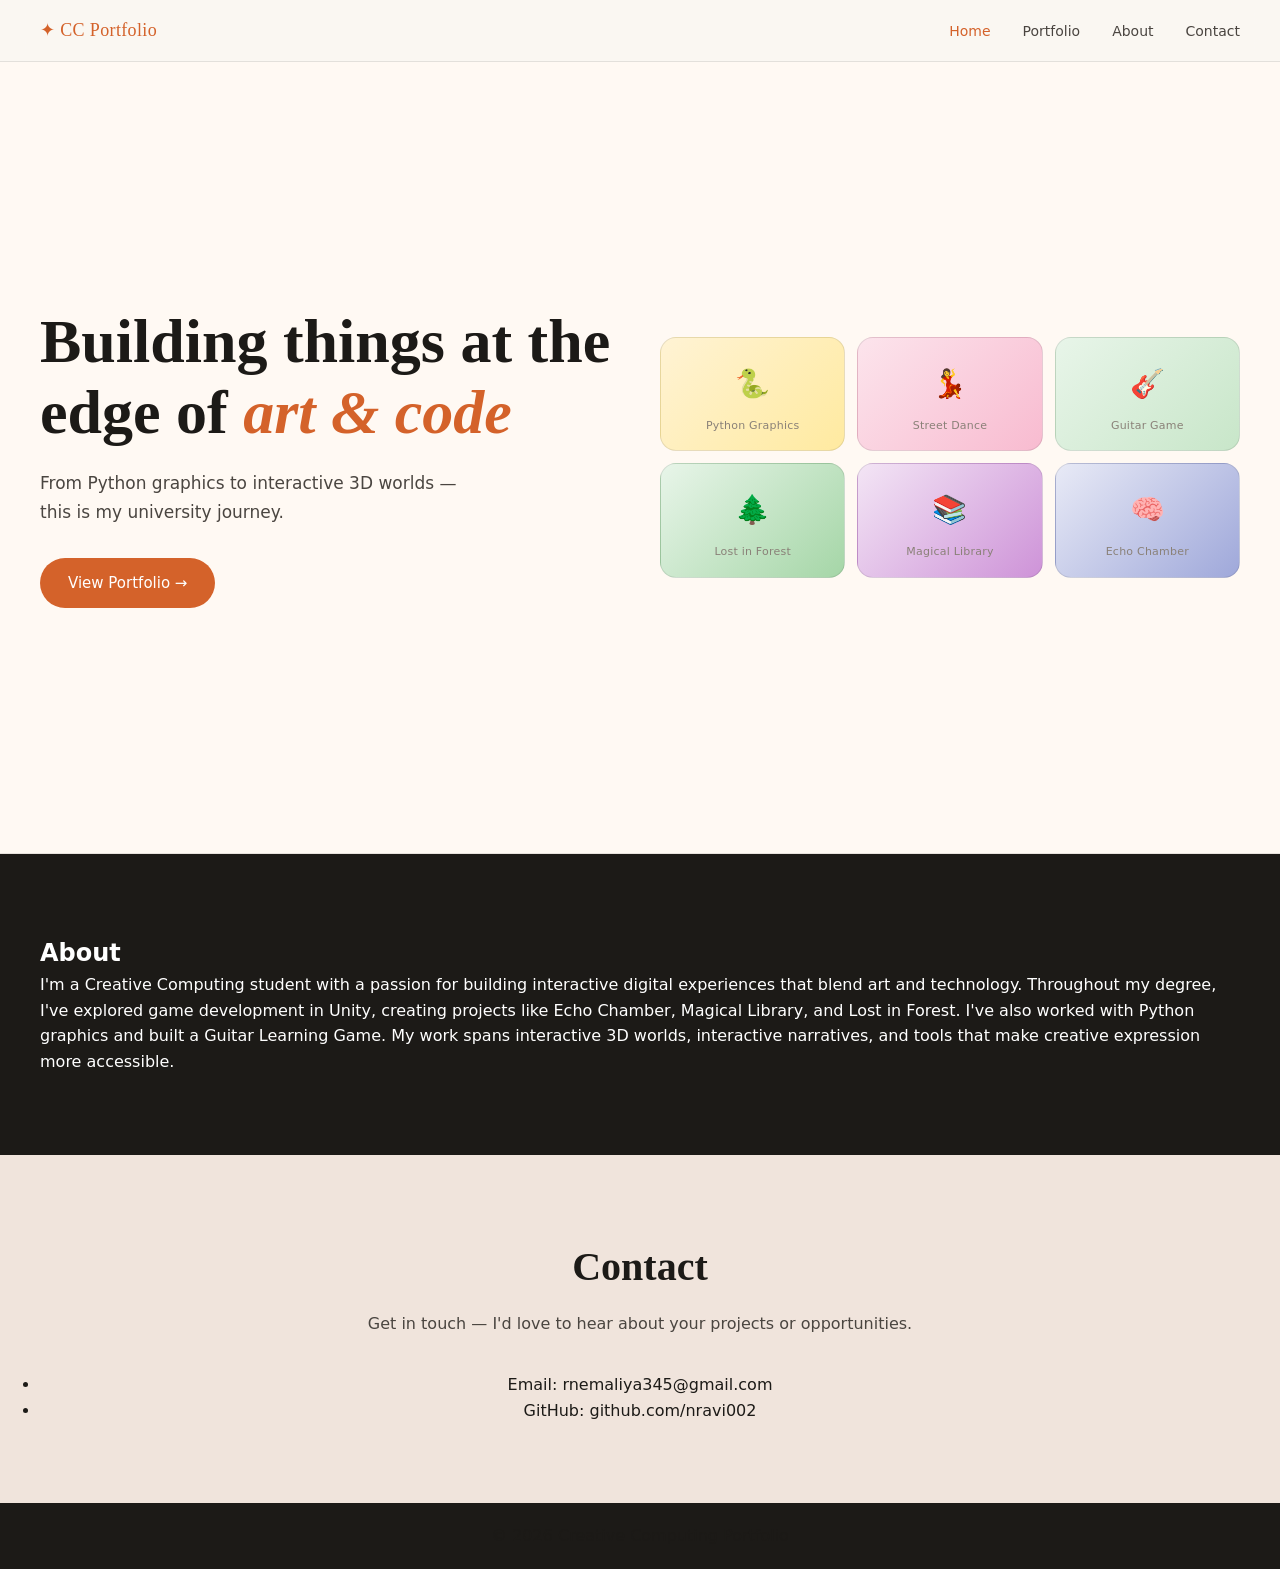
<file: index.html>
<!DOCTYPE html>
<html>
<head>

<title>Creative Computing Portfolio</title>

<link rel="stylesheet" href="style.css">

</head>

<body>

<nav class="nav">

<span class="nav-logo">✦ CC Portfolio</span>

<ul class="nav-links">

<li><a class="active" href="index.html">Home</a></li>

<li><a href="portfolio.html">Portfolio</a></li>

<li><a href="#about">About</a></li>

<li><a href="#contact">Contact</a></li>

</ul>

</nav>

<section class="hero">

<div>

<h1 class="hero-title">

Building things at the edge of <em>art & code</em>

</h1>

<p class="hero-sub">

From Python graphics to interactive 3D worlds — this is my university journey.

</p>

<a href="portfolio.html" class="btn-primary">

View Portfolio →

</a>

</div>

<div class="hero-grid">

<a href="python-graphics.html" class="hg-card hg-1">
🐍
<span>Python Graphics</span>
</a>

<a href="street-dance.html" class="hg-card hg-2">
💃
<span>Street Dance</span>
</a>

<a href="guitar_learning.html" class="hg-card hg-3">
🎸
<span>Guitar Game</span>
</a>

<a href="lost-in-forest.html" class="hg-card hg-4">
🌲
<span>Lost in Forest</span>
</a>

<a href="magical-library.html" class="hg-card hg-5">
📚
<span>Magical Library</span>
</a>

<a href="echo-chamber.html" class="hg-card hg-6">
🧠
<span>Echo Chamber</span>
</a>

</div>

</section>

<section id="about" class="about">

<h2>About</h2>

<p>I'm a Creative Computing student with a passion for building interactive digital experiences that blend art and technology. Throughout my degree, I've explored game development in Unity, creating projects like Echo Chamber, Magical Library, and Lost in Forest. I've also worked with Python graphics and built a Guitar Learning Game. My work spans interactive 3D worlds, interactive narratives, and tools that make creative expression more accessible.</p>

</section>

<section id="contact" class="contact">

<h2>Contact</h2>

<p>Get in touch — I'd love to hear about your projects or opportunities.</p>

<ul>

<li>Email: <a href="mailto:rnemaliya345@gmail.com">rnemaliya345@gmail.com</a></li>

<li>GitHub: <a href="https://github.com/nravi002">github.com/nravi002</a></li>

</ul>

</section>

<footer class="footer">

© 2026 Creative Computing Portfolio

</footer>

</body>

</html>
</file>
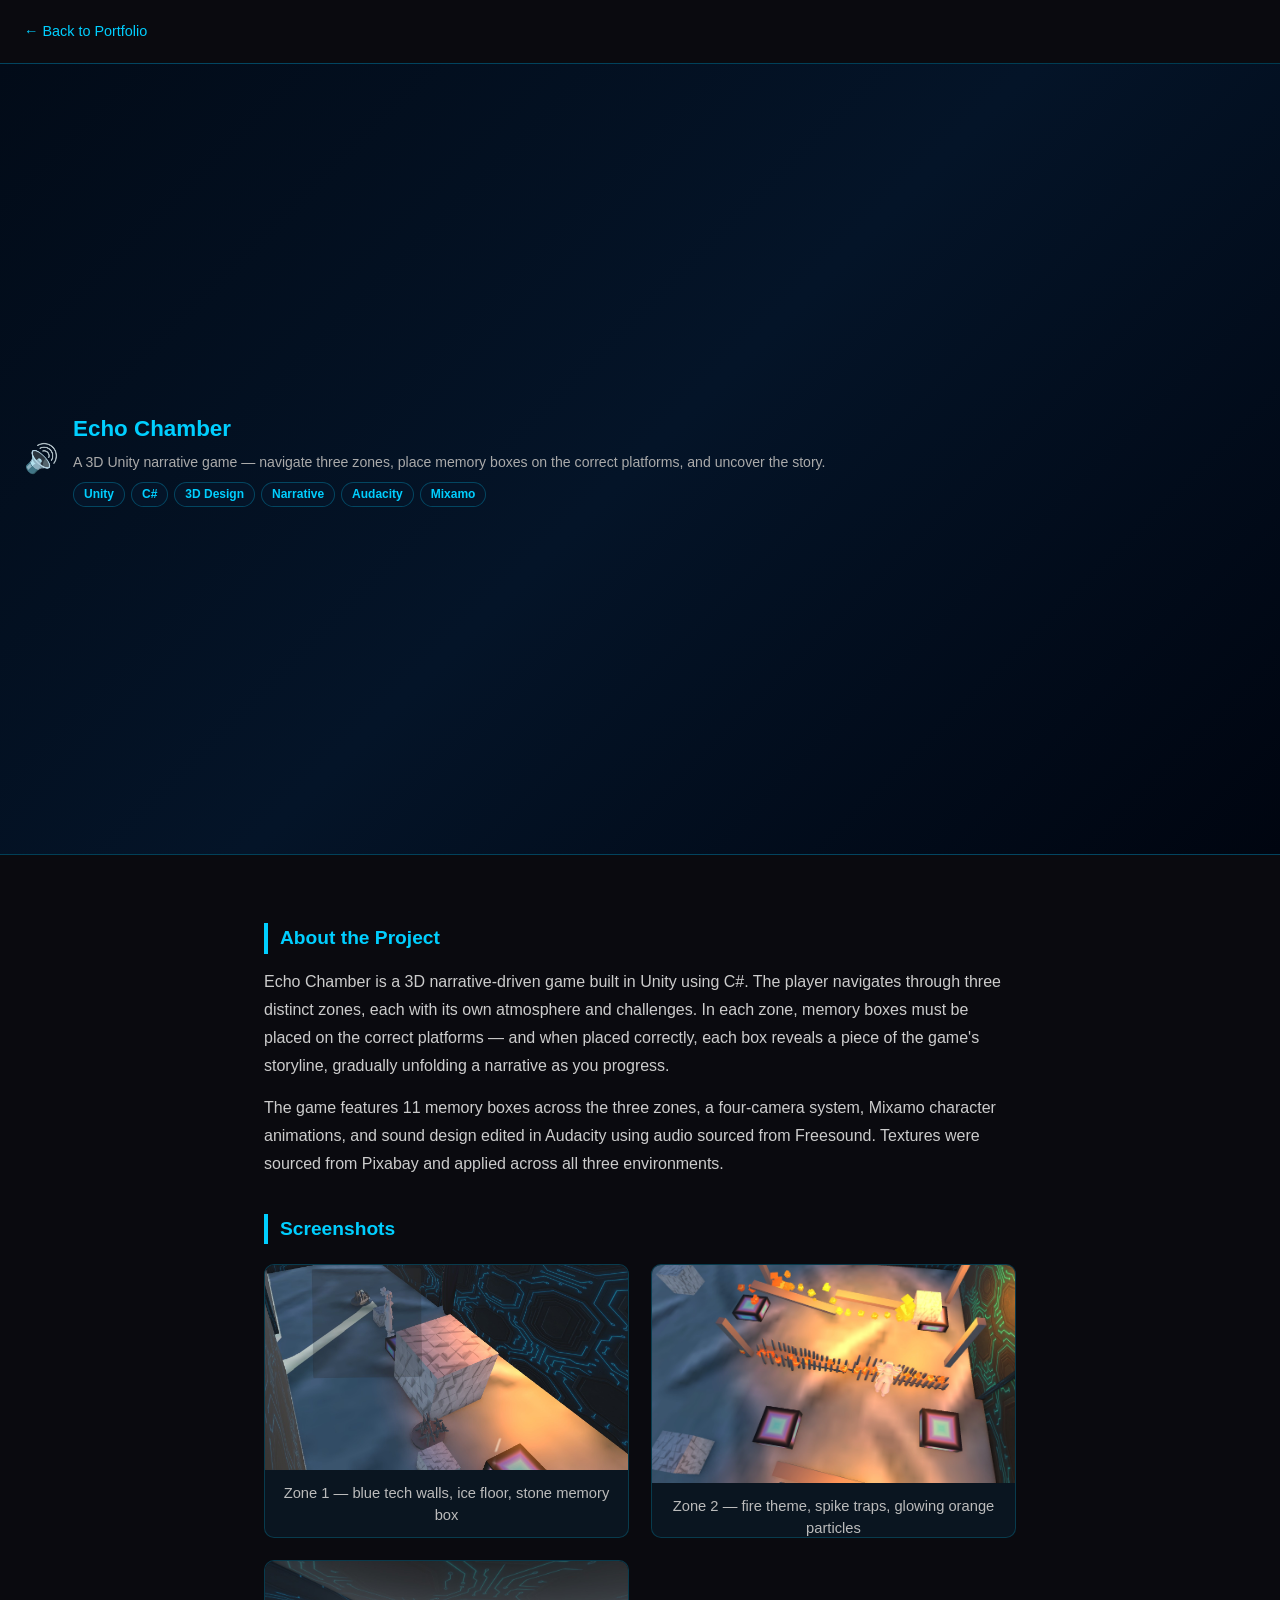
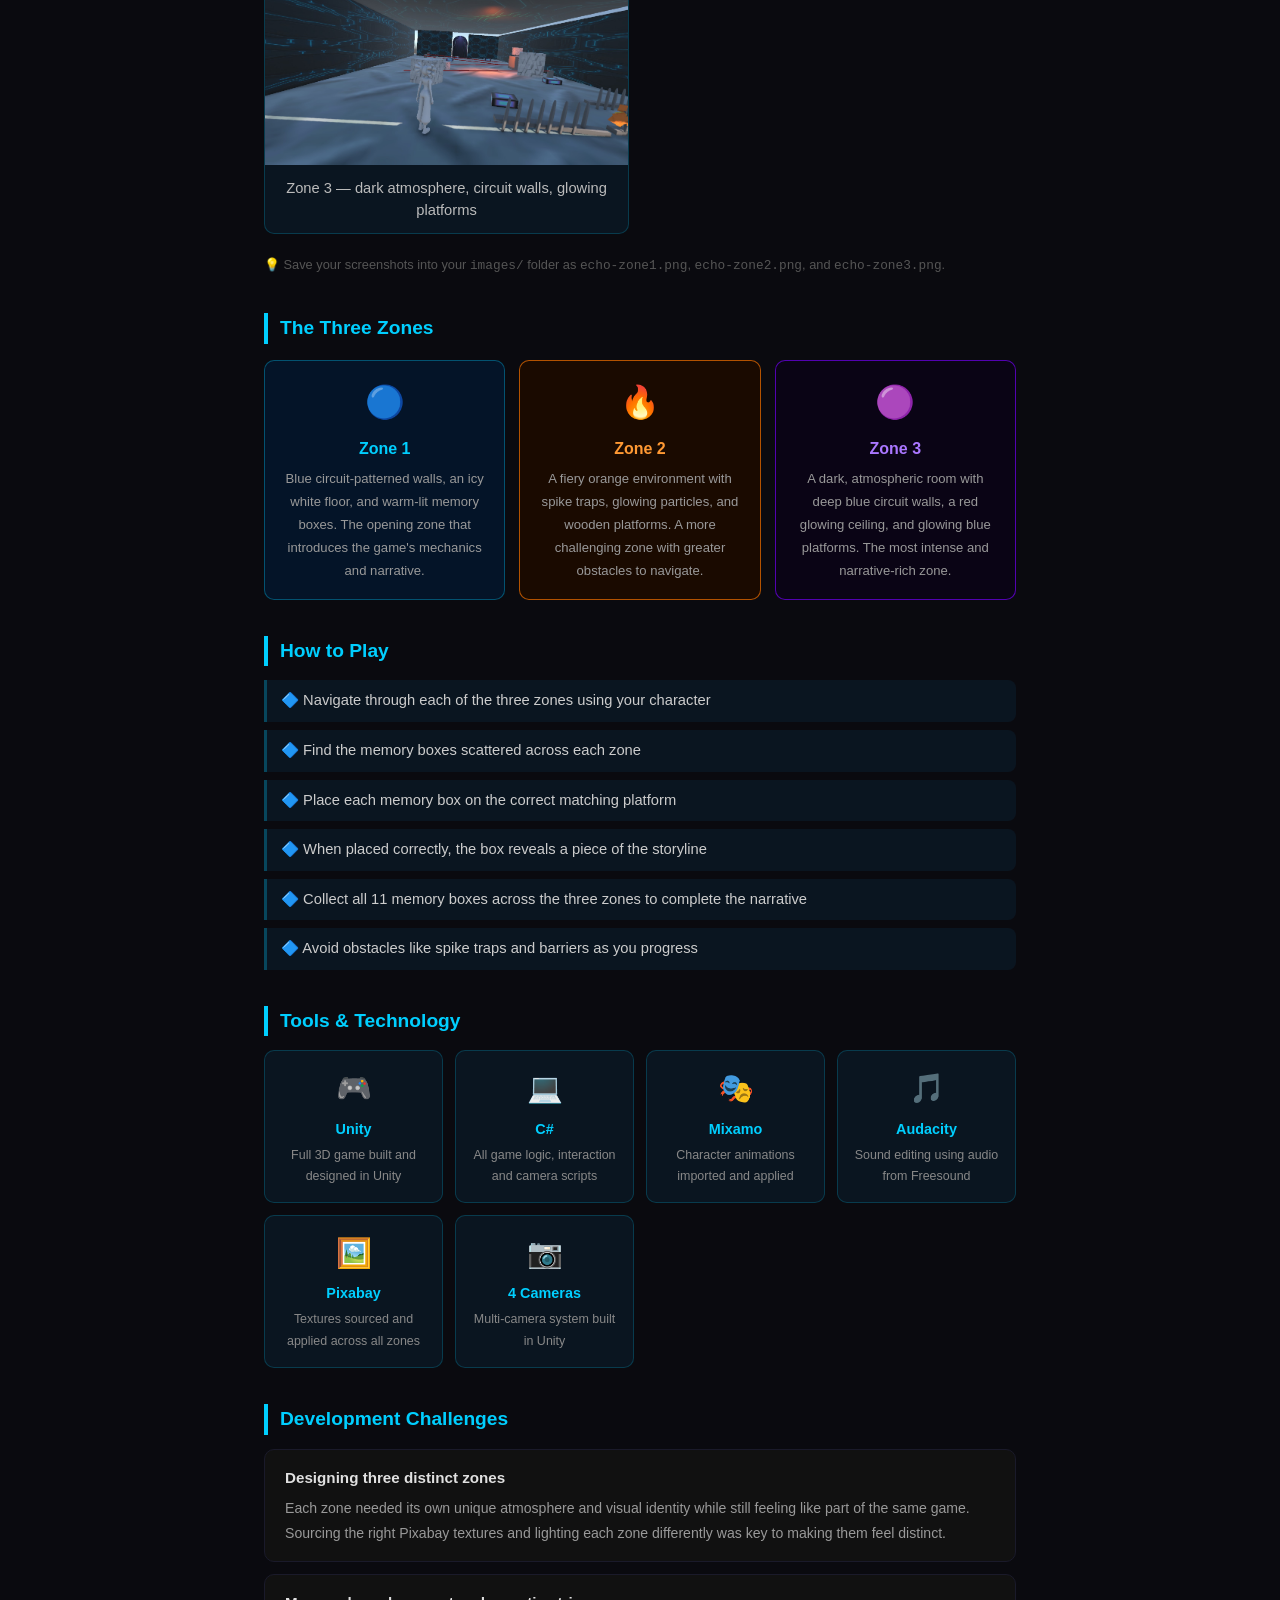
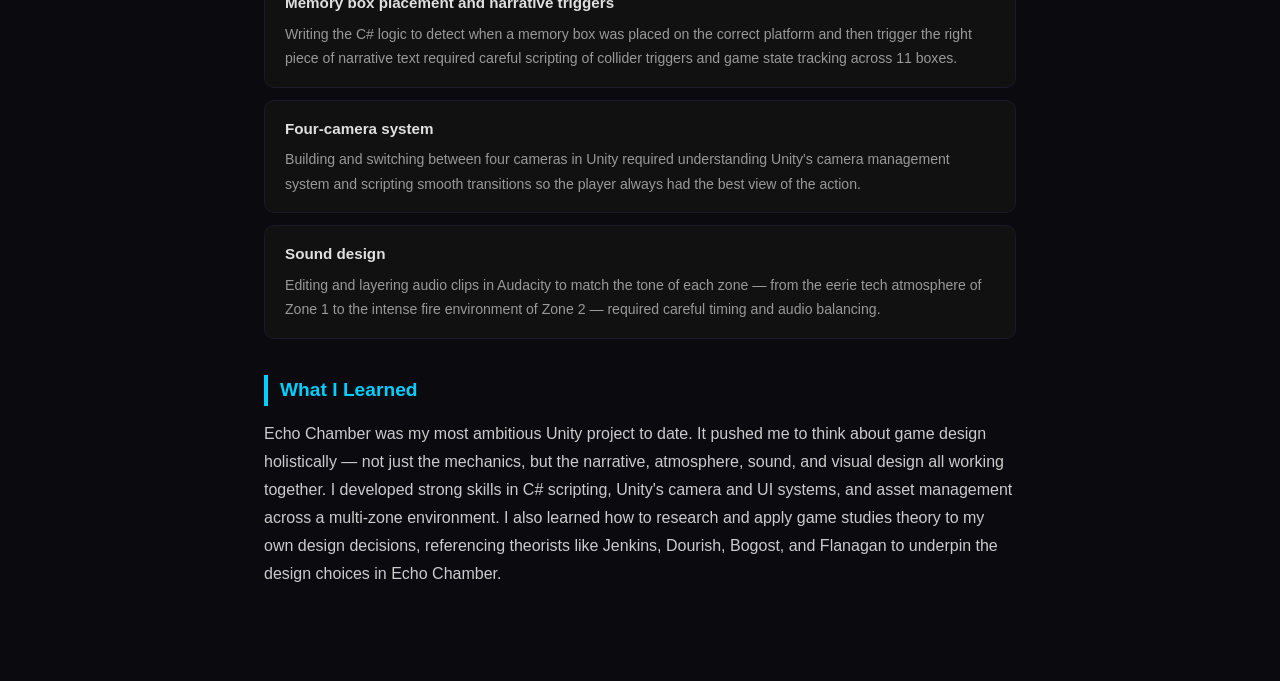
<file: echo-chamber.html>
<!DOCTYPE html>
<html lang="en">
<head>
  <meta charset="UTF-8" />
  <meta name="viewport" content="width=device-width, initial-scale=1.0"/>
  <title>Echo Chamber — Project Detail</title>
  <link rel="stylesheet" href="style.css" />
  <style>
    body { margin: 0; font-family: 'Segoe UI', sans-serif; background: #0a0a0f; color: #e0e0e0; }

    .back-link {
      display: inline-block; margin: 20px 24px;
      color: #00cfff; text-decoration: none; font-size: 0.9rem;
    }
    .back-link:hover { text-decoration: underline; }

    /* ── Hero ── */
    .hero {
      background: linear-gradient(135deg, #020b18 0%, #041428 50%, #000510 100%);
      border-top: 1px solid #00cfff44;
      border-bottom: 1px solid #00cfff44;
      padding: 10px 24px;
      display: flex;
      flex-direction: row;
      align-items: center;
      gap: 14px;
      flex-wrap: wrap;
    }
    .hero-emoji { font-size: 28px; line-height: 1; flex-shrink: 0; }
    .hero-text { display: flex; flex-direction: column; gap: 4px; }
    .hero h1 { margin: 0; font-size: 1.4rem; color: #00cfff; }
    .hero p.tagline { margin: 0; color: #aaa; font-size: 0.88rem; }
    .tags { display: flex; gap: 6px; flex-wrap: wrap; margin-top: 4px; }
    .tags span {
      background: #041428; color: #00cfff; border: 1px solid #00cfff44;
      padding: 2px 10px; border-radius: 16px; font-size: 0.75rem; font-weight: 600;
    }

    /* ── Content ── */
    .content { max-width: 800px; margin: 0 auto; padding: 32px 24px 80px; }

    .content h2 {
      color: #00cfff; font-size: 1.2rem; border-left: 4px solid #00cfff;
      padding-left: 12px; margin: 36px 0 14px;
    }
    .content p { line-height: 1.75; color: #ccc; margin: 0 0 14px; }

    /* ── Gallery (UPDATED: bigger cards, image on top, caption stacked below) ── */
    .gallery {
      display: grid;
      grid-template-columns: repeat(auto-fit, minmax(340px, 1fr));
      gap: 22px;
      margin: 20px 0;
    }
    .gallery-item {
      background: #0a1520;
      border: 1px solid #00cfff33;
      border-radius: 10px;
      overflow: hidden;
      display: flex;
      flex-direction: column;   /* image always stacks ABOVE caption, never beside it */
      text-align: center;
    }
    .gallery-item img {
      width: 100%;
      height: 280px;            /* bigger, fixed height so screenshots are easy to see */
      object-fit: cover;
      display: block;
    }
    .gallery-item .placeholder {
      height: 280px;
      display: flex;
      align-items: center;
      justify-content: center;
      flex-direction: column;
      gap: 6px;
      color: #555;
    }
    .gallery-item .placeholder span { font-size: 2.2rem; }
    .gallery-item .caption {
      padding: 12px 14px;
      font-size: 0.92rem;
      color: #bbb;
      line-height: 1.5;
      white-space: normal;      /* caption text wraps fully, never gets cut off */
    }

    /* ── Zones grid ── */
    .zones {
      display: grid; grid-template-columns: repeat(auto-fit, minmax(220px, 1fr));
      gap: 14px; margin: 16px 0;
    }
    .zone-card {
      border-radius: 10px; padding: 16px; text-align: center;
    }
    .zone-card.zone1 { background: #041428; border: 1px solid #00cfff55; }
    .zone-card.zone2 { background: #1a0a00; border: 1px solid #ff7700aa; }
    .zone-card.zone3 { background: #0a0415; border: 1px solid #7700ffaa; }
    .zone-card .icon { font-size: 2rem; margin-bottom: 8px; }
    .zone-card h3 { margin: 0 0 6px; font-size: 1rem; }
    .zone-card.zone1 h3 { color: #00cfff; }
    .zone-card.zone2 h3 { color: #ff9933; }
    .zone-card.zone3 h3 { color: #aa77ff; }
    .zone-card p { margin: 0; font-size: 0.82rem; color: #999; }

    /* ── Features ── */
    .features { list-style: none; padding: 0; margin: 0 0 16px; }
    .features li {
      padding: 9px 14px; border-left: 3px solid #00cfff44; background: #0a1520;
      margin-bottom: 8px; border-radius: 0 8px 8px 0; color: #ccc; font-size: 0.92rem;
    }
    .features li::before { content: "🔷 "; }

    /* ── Tech grid ── */
    .tech-grid {
      display: grid; grid-template-columns: repeat(auto-fit, minmax(150px, 1fr));
      gap: 12px; margin: 14px 0;
    }
    .tech-card {
      background: #0a1520; border: 1px solid #00cfff33; border-radius: 10px;
      padding: 14px; text-align: center;
    }
    .tech-card .icon { font-size: 1.8rem; margin-bottom: 6px; }
    .tech-card h3 { margin: 0 0 4px; color: #00cfff; font-size: 0.9rem; }
    .tech-card p { margin: 0; font-size: 0.78rem; color: #888; }

    /* ── Challenges ── */
    .challenge-block {
      background: #111; border: 1px solid #1a1a2a; border-radius: 10px;
      padding: 16px 20px; margin-bottom: 12px;
    }
    .challenge-block h3 { margin: 0 0 6px; color: #e0e0e0; font-size: 0.95rem; }
    .challenge-block p { margin: 0; font-size: 0.88rem; color: #999; }
  </style>
</head>
<body>

  <a class="back-link" href="portfolio.html">← Back to Portfolio</a>

  <div class="hero">
    <div class="hero-emoji">🔊</div>
    <div class="hero-text">
      <h1>Echo Chamber</h1>
      <p class="tagline">A 3D Unity narrative game — navigate three zones, place memory boxes on the correct platforms, and uncover the story.</p>
      <div class="tags">
        <span>Unity</span>
        <span>C#</span>
        <span>3D Design</span>
        <span>Narrative</span>
        <span>Audacity</span>
        <span>Mixamo</span>
      </div>
    </div>
  </div>

  <div class="content">

    <h2>About the Project</h2>
    <p>
      Echo Chamber is a 3D narrative-driven game built in Unity using C#. The player navigates through
      three distinct zones, each with its own atmosphere and challenges. In each zone, memory boxes must
      be placed on the correct platforms — and when placed correctly, each box reveals a piece of the
      game's storyline, gradually unfolding a narrative as you progress.
    </p>
    <p>
      The game features 11 memory boxes across the three zones, a four-camera system, Mixamo character
      animations, and sound design edited in Audacity using audio sourced from Freesound. Textures were
      sourced from Pixabay and applied across all three environments.
    </p>

    <h2>Screenshots</h2>
    <div class="gallery">
      <div class="gallery-item">
        <img src="images/echo-zone1.jpg" alt="Zone 1"
             onerror="this.style.display='none'; this.nextElementSibling.style.display='flex';" />
        <div class="placeholder" style="display:none;"><span>🔵</span><p>echo-zone1.png</p></div>
        <div class="caption">Zone 1 — blue tech walls, ice floor, stone memory box</div>
      </div>
      <div class="gallery-item">
        <img src="images/echo-zone2.jpg" alt="Zone 2"
             onerror="this.style.display='none'; this.nextElementSibling.style.display='flex';" />
        <div class="placeholder" style="display:none;"><span>🔥</span><p>echo-zone2.png</p></div>
        <div class="caption">Zone 2 — fire theme, spike traps, glowing orange particles</div>
      </div>
      <div class="gallery-item">
        <img src="images/echo-zone3.jpg" alt="Zone 3"
             onerror="this.style.display='none'; this.nextElementSibling.style.display='flex';" />
        <div class="placeholder" style="display:none;"><span>🟣</span><p>echo-zone3.png</p></div>
        <div class="caption">Zone 3 — dark atmosphere, circuit walls, glowing platforms</div>
      </div>
    </div>
    <p style="font-size:0.8rem; color:#555;">
      💡 Save your screenshots into your <code>images/</code> folder as <code>echo-zone1.png</code>, <code>echo-zone2.png</code>, and <code>echo-zone3.png</code>.
    </p>

    <h2>The Three Zones</h2>
    <div class="zones">
      <div class="zone-card zone1">
        <div class="icon">🔵</div>
        <h3>Zone 1</h3>
        <p>Blue circuit-patterned walls, an icy white floor, and warm-lit memory boxes. The opening zone that introduces the game's mechanics and narrative.</p>
      </div>
      <div class="zone-card zone2">
        <div class="icon">🔥</div>
        <h3>Zone 2</h3>
        <p>A fiery orange environment with spike traps, glowing particles, and wooden platforms. A more challenging zone with greater obstacles to navigate.</p>
      </div>
      <div class="zone-card zone3">
        <div class="icon">🟣</div>
        <h3>Zone 3</h3>
        <p>A dark, atmospheric room with deep blue circuit walls, a red glowing ceiling, and glowing blue platforms. The most intense and narrative-rich zone.</p>
      </div>
    </div>

    <h2>How to Play</h2>
    <ul class="features">
      <li>Navigate through each of the three zones using your character</li>
      <li>Find the memory boxes scattered across each zone</li>
      <li>Place each memory box on the correct matching platform</li>
      <li>When placed correctly, the box reveals a piece of the storyline</li>
      <li>Collect all 11 memory boxes across the three zones to complete the narrative</li>
      <li>Avoid obstacles like spike traps and barriers as you progress</li>
    </ul>

    <h2>Tools & Technology</h2>
    <div class="tech-grid">
      <div class="tech-card">
        <div class="icon">🎮</div>
        <h3>Unity</h3>
        <p>Full 3D game built and designed in Unity</p>
      </div>
      <div class="tech-card">
        <div class="icon">💻</div>
        <h3>C#</h3>
        <p>All game logic, interaction and camera scripts</p>
      </div>
      <div class="tech-card">
        <div class="icon">🎭</div>
        <h3>Mixamo</h3>
        <p>Character animations imported and applied</p>
      </div>
      <div class="tech-card">
        <div class="icon">🎵</div>
        <h3>Audacity</h3>
        <p>Sound editing using audio from Freesound</p>
      </div>
      <div class="tech-card">
        <div class="icon">🖼️</div>
        <h3>Pixabay</h3>
        <p>Textures sourced and applied across all zones</p>
      </div>
      <div class="tech-card">
        <div class="icon">📷</div>
        <h3>4 Cameras</h3>
        <p>Multi-camera system built in Unity</p>
      </div>
    </div>

    <h2>Development Challenges</h2>
    <div class="challenge-block">
      <h3>Designing three distinct zones</h3>
      <p>Each zone needed its own unique atmosphere and visual identity while still feeling like part of the same game. Sourcing the right Pixabay textures and lighting each zone differently was key to making them feel distinct.</p>
    </div>
    <div class="challenge-block">
      <h3>Memory box placement and narrative triggers</h3>
      <p>Writing the C# logic to detect when a memory box was placed on the correct platform and then trigger the right piece of narrative text required careful scripting of collider triggers and game state tracking across 11 boxes.</p>
    </div>
    <div class="challenge-block">
      <h3>Four-camera system</h3>
      <p>Building and switching between four cameras in Unity required understanding Unity's camera management system and scripting smooth transitions so the player always had the best view of the action.</p>
    </div>
    <div class="challenge-block">
      <h3>Sound design</h3>
      <p>Editing and layering audio clips in Audacity to match the tone of each zone — from the eerie tech atmosphere of Zone 1 to the intense fire environment of Zone 2 — required careful timing and audio balancing.</p>
    </div>

    <h2>What I Learned</h2>
    <p>
      Echo Chamber was my most ambitious Unity project to date. It pushed me to think about game design
      holistically — not just the mechanics, but the narrative, atmosphere, sound, and visual design all
      working together. I developed strong skills in C# scripting, Unity's camera and UI systems, and
      asset management across a multi-zone environment. I also learned how to research and apply game
      studies theory to my own design decisions, referencing theorists like Jenkins, Dourish, Bogost,
      and Flanagan to underpin the design choices in Echo Chamber.
    </p>

  </div>

  <script src="script.js"></script>
</body>
</html>
</file>
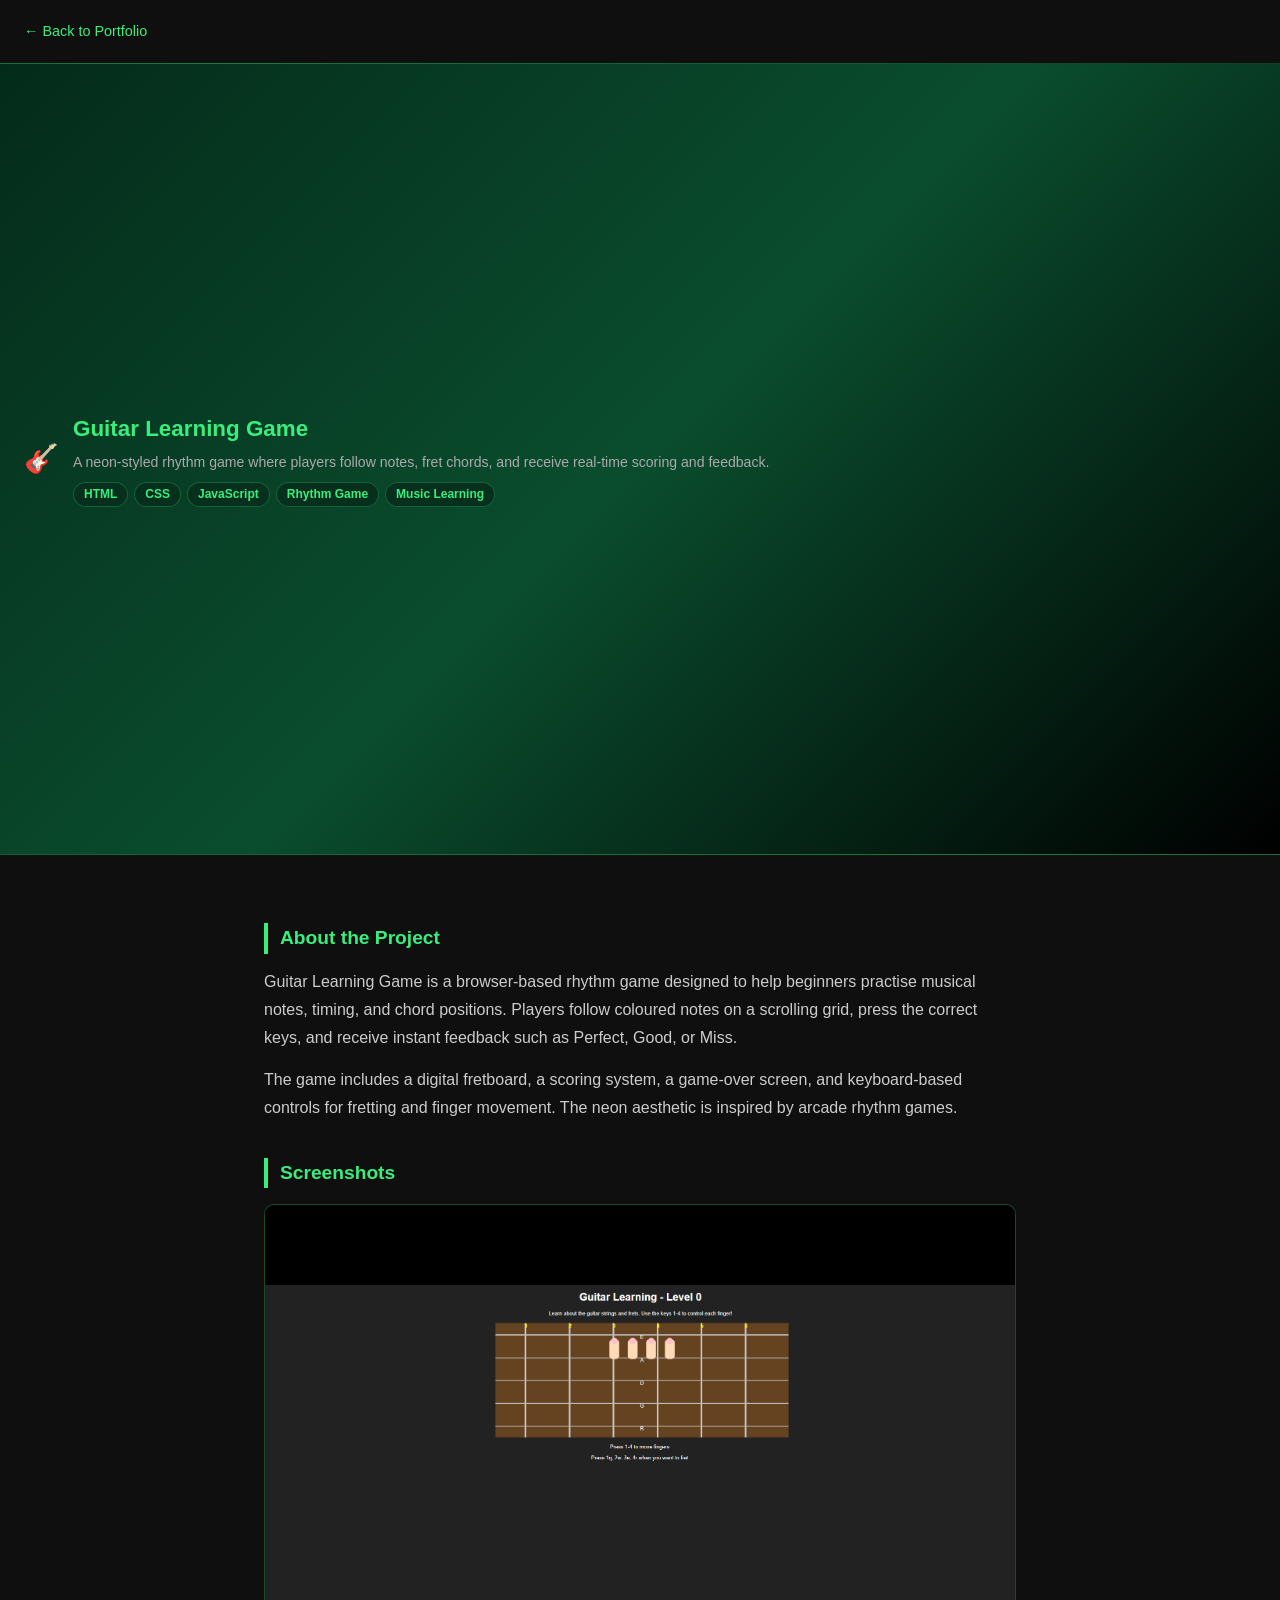
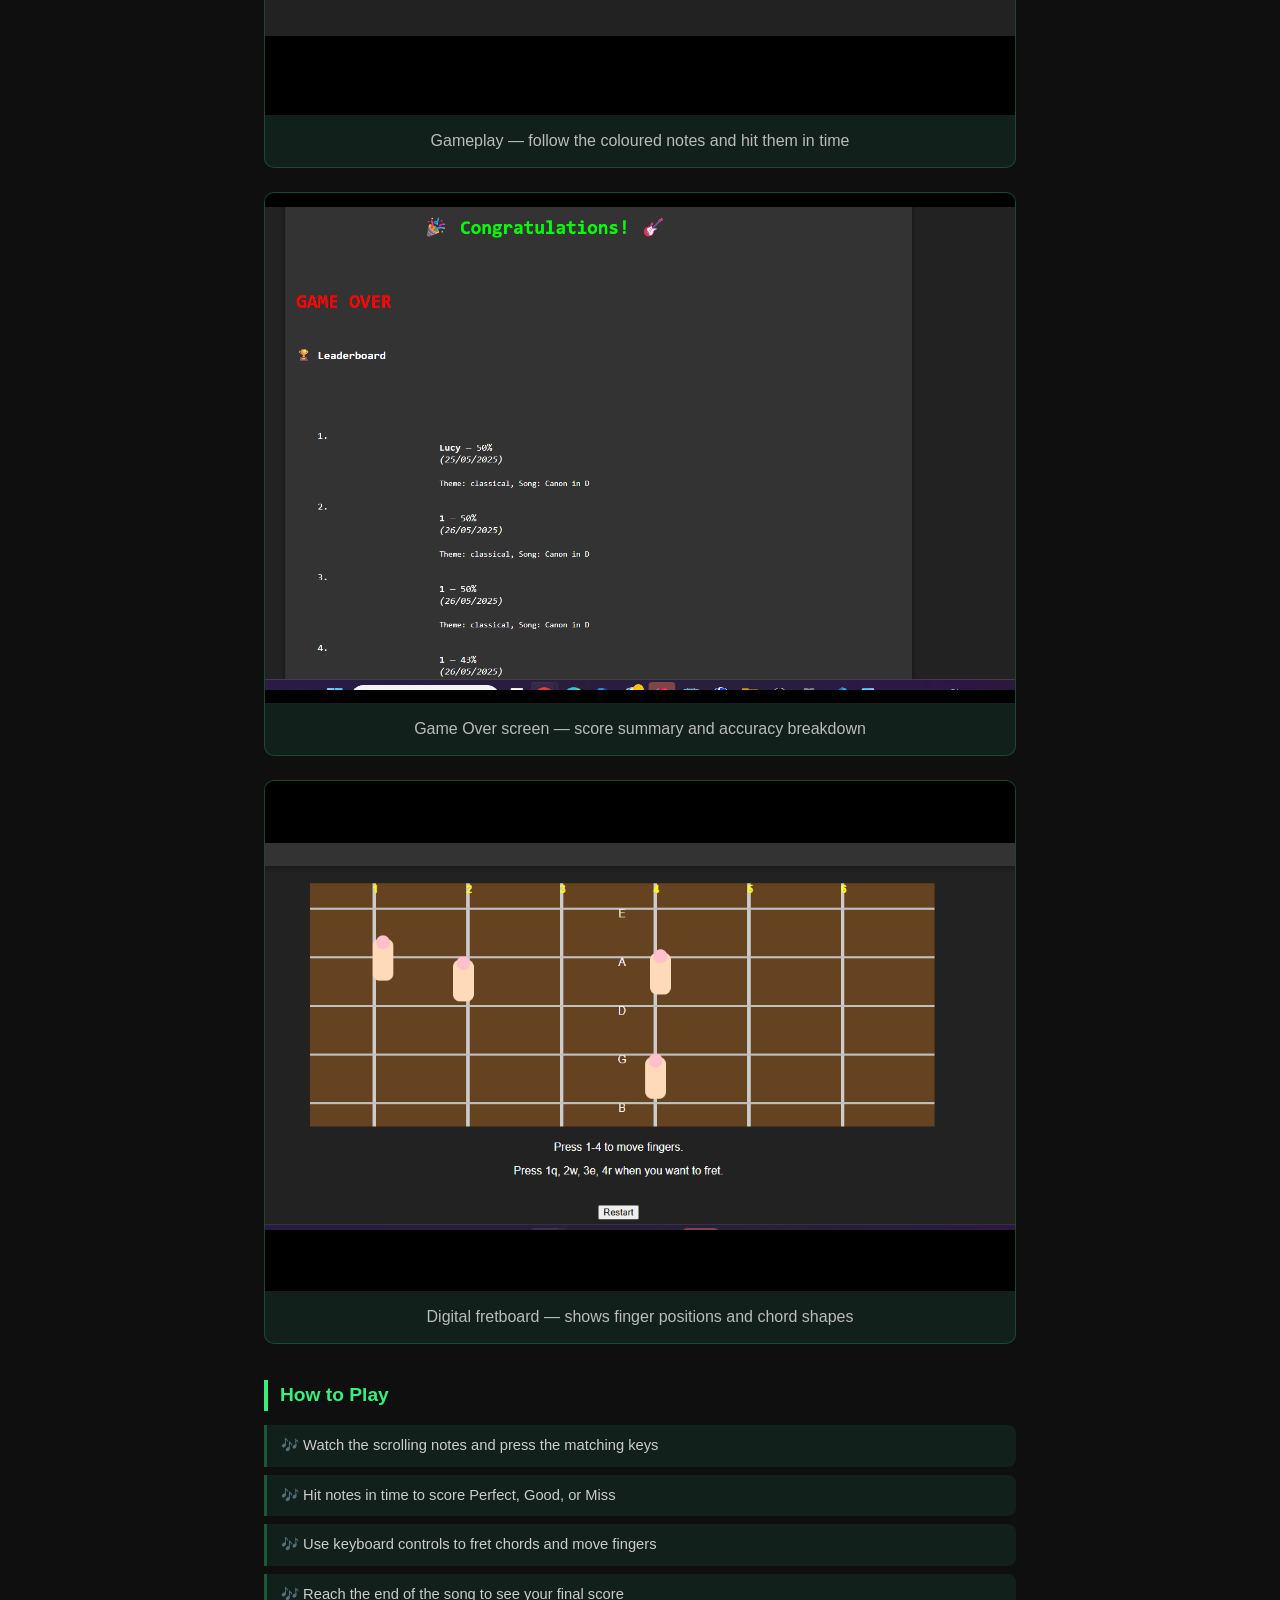
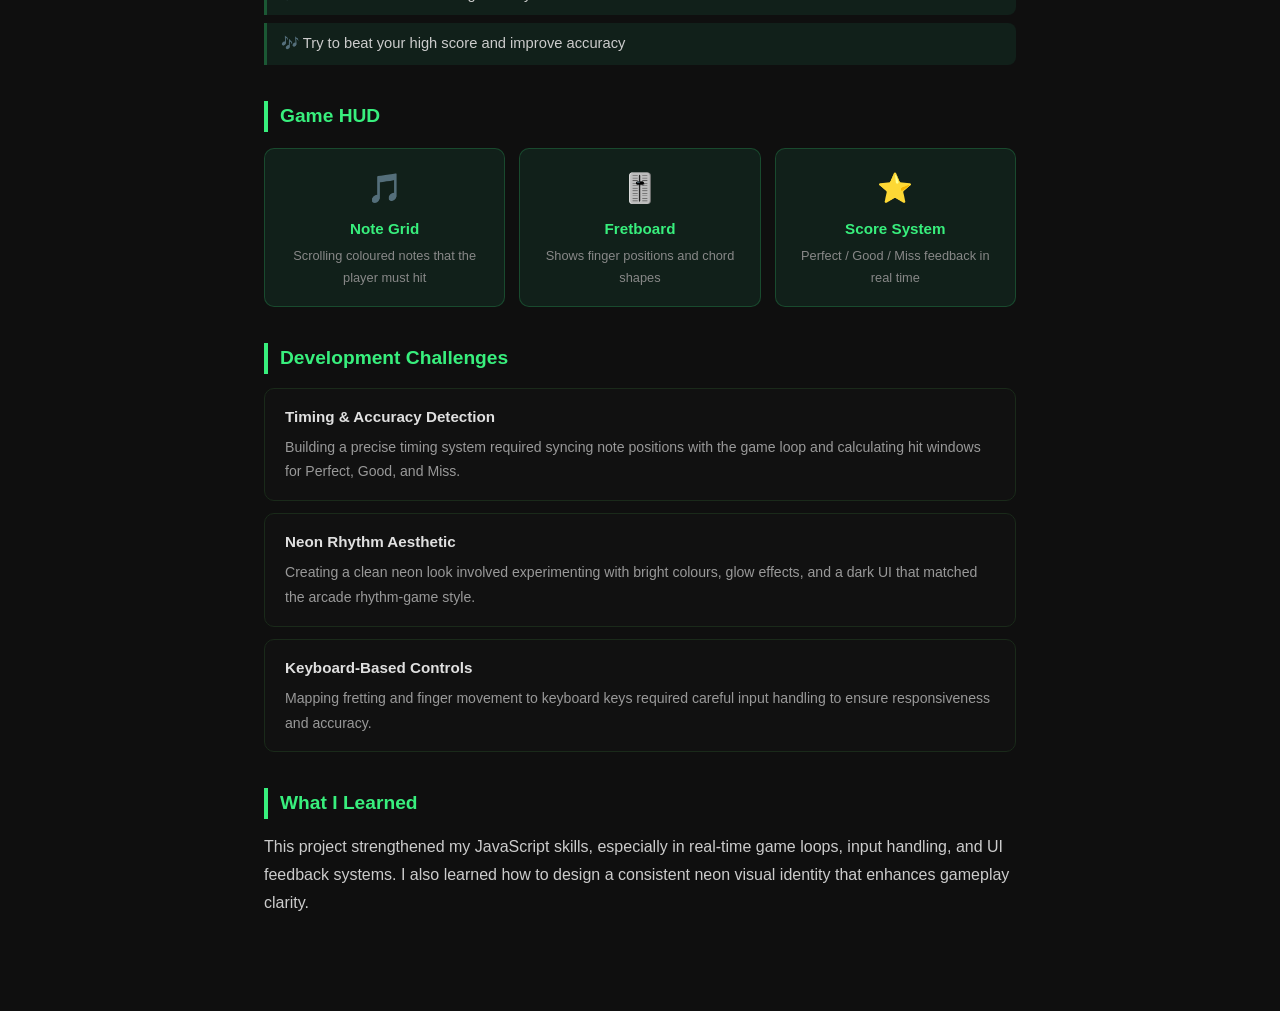
<file: guitar_learning.html>
<!DOCTYPE html>
<html lang="en">
<head>
  <meta charset="UTF-8" />
  <meta name="viewport" content="width=device-width, initial-scale=1.0"/>
  <title>Guitar Learning Game — Project Detail</title>

  <link rel="stylesheet" href="style.css" />
  <link href="https://fonts.googleapis.com/css2?family=DM+Sans:wght@300;400;500&display=swap" rel="stylesheet" />
  <style>
    body { margin: 0; font-family: 'Segoe UI', sans-serif; background: #0f0f0f; color: #e0e0e0; }

    .back-link {
      display: inline-block; margin: 20px 24px;
      color: #38ef7d; text-decoration: none; font-size: 0.9rem;
    }
    .back-link:hover { text-decoration: underline; }

    .hero {
      background: linear-gradient(135deg, #042b1a 0%, #0a4d2e 50%, #000 100%);
      border-top: 1px solid #38ef7d44;
      border-bottom: 1px solid #38ef7d44;
      padding: 10px 24px;
      display: flex;
      flex-direction: row;
      align-items: center;
      gap: 14px;
      flex-wrap: wrap;
    }
    .hero-emoji { font-size: 28px; line-height: 1; flex-shrink: 0; }
    .hero-text { display: flex; flex-direction: column; gap: 4px; }
    .hero h1 { margin: 0; font-size: 1.4rem; color: #38ef7d; }
    .hero p.tagline { margin: 0; color: #aaa; font-size: 0.88rem; }
    .tags { display: flex; gap: 6px; flex-wrap: wrap; margin-top: 4px; }
    .tags span {
      background: #06301d; color: #38ef7d; border: 1px solid #38ef7d44;
      padding: 2px 10px; border-radius: 16px; font-size: 0.75rem; font-weight: 600;
    }

    .content { max-width: 800px; margin: 0 auto; padding: 32px 24px 80px; }

    .content h2 {
      color: #38ef7d; font-size: 1.2rem; border-left: 4px solid #38ef7d;
      padding-left: 12px; margin: 36px 0 14px;
    }
    .content p { line-height: 1.75; color: #ccc; margin: 0 0 14px; }

    .gallery {
      display: grid;
      grid-template-columns: 1fr;
      gap: 24px;
      margin: 16px 0;
    }
    .gallery-item {
      background: #11201a; border: 1px solid #38ef7d33; border-radius: 10px;
      overflow: hidden; text-align: center;
      display: flex;
      flex-direction: column;
    }
    .gallery-item img {
      width: 100%;
      display: block;
      object-fit: contain;
      background: #000;
    }
    .gallery-item .placeholder {
      height: 260px; display: flex; align-items: center; justify-content: center;
      flex-direction: column; gap: 6px; color: #555;
    }
    .gallery-item .placeholder span { font-size: 1.8rem; }
    .gallery-item .caption {
      padding: 14px 16px;
      font-size: 1rem;
      color: #bbb;
      line-height: 1.5;
      text-align: left;
    }

    .hud-grid {
      display: grid; grid-template-columns: repeat(auto-fit, minmax(180px, 1fr));
      gap: 14px; margin: 16px 0;
    }
    .hud-card {
      background: #11201a; border: 1px solid #38ef7d33; border-radius: 10px;
      padding: 16px; text-align: center;
    }
    .hud-card .icon { font-size: 1.8rem; margin-bottom: 6px; }
    .hud-card h3 { margin: 0 0 4px; color: #38ef7d; font-size: 0.95rem; }
    .hud-card p { margin: 0; font-size: 0.8rem; color: #888; }

    .features { list-style: none; padding: 0; margin: 0 0 16px; }
    .features li {
      padding: 9px 14px; border-left: 3px solid #38ef7d44; background: #11201a;
      margin-bottom: 8px; border-radius: 0 8px 8px 0; color: #ccc; font-size: 0.92rem;
    }
    .features li::before { content: "🎶 "; }

    .challenge-block {
      background: #111; border: 1px solid #1a2a1a; border-radius: 10px;
      padding: 16px 20px; margin-bottom: 12px;
    }
    .challenge-block h3 { margin: 0 0 6px; color: #e0e0e0; font-size: 0.95rem; }
    .challenge-block p { margin: 0; font-size: 0.88rem; color: #999; }
  </style>
</head>

<body>

  <a class="back-link" href="portfolio.html">← Back to Portfolio</a>

  <div class="hero">
    <div class="hero-emoji">🎸</div>
    <div class="hero-text">
      <h1>Guitar Learning Game</h1>
      <p class="tagline">
        A neon‑styled rhythm game where players follow notes, fret chords, and receive real‑time scoring and feedback.
      </p>
      <div class="tags">
        <span>HTML</span>
        <span>CSS</span>
        <span>JavaScript</span>
        <span>Rhythm Game</span>
        <span>Music Learning</span>
      </div>
    </div>
  </div>

  <div class="content">

    <h2>About the Project</h2>
    <p>
      Guitar Learning Game is a browser‑based rhythm game designed to help beginners practise musical notes,
      timing, and chord positions. Players follow coloured notes on a scrolling grid, press the correct keys,
      and receive instant feedback such as Perfect, Good, or Miss.
    </p>
    <p>
      The game includes a digital fretboard, a scoring system, a game‑over screen, and keyboard‑based controls
      for fretting and finger movement. The neon aesthetic is inspired by arcade rhythm games.
    </p>

    <h2>Screenshots</h2>
    <div class="gallery">
      <div class="gallery-item">
        <img src="images/guitar-gameplay.png" alt="Gameplay Screenshot"
             onerror="this.style.display='none'; this.nextElementSibling.style.display='flex';" />
        <div class="placeholder" style="display:none;"><span>🎸</span><p>guitar-gameplay.png</p></div>
        <div class="caption">Gameplay — follow the coloured notes and hit them in time</div>
      </div>

      <div class="gallery-item">
        <img src="images/guitar-gameover.png" alt="Game Over Screenshot"
             onerror="this.style.display='none'; this.nextElementSibling.style.display='flex';" />
        <div class="placeholder" style="display:none;"><span>💀</span><p>guitar-gameover.png</p></div>
        <div class="caption">Game Over screen — score summary and accuracy breakdown</div>
      </div>

      <div class="gallery-item">
        <img src="images/guitar-fretboard.png" alt="Fretboard Screenshot"
             onerror="this.style.display='none'; this.nextElementSibling.style.display='flex';" />
        <div class="placeholder" style="display:none;"><span>🎵</span><p>guitar-fretboard.png</p></div>
        <div class="caption">Digital fretboard — shows finger positions and chord shapes</div>
      </div>
    </div>

    <h2>How to Play</h2>
    <ul class="features">
      <li>Watch the scrolling notes and press the matching keys</li>
      <li>Hit notes in time to score Perfect, Good, or Miss</li>
      <li>Use keyboard controls to fret chords and move fingers</li>
      <li>Reach the end of the song to see your final score</li>
      <li>Try to beat your high score and improve accuracy</li>
    </ul>

    <h2>Game HUD</h2>
    <div class="hud-grid">
      <div class="hud-card">
        <div class="icon">🎵</div>
        <h3>Note Grid</h3>
        <p>Scrolling coloured notes that the player must hit</p>
      </div>

      <div class="hud-card">
        <div class="icon">🎚️</div>
        <h3>Fretboard</h3>
        <p>Shows finger positions and chord shapes</p>
      </div>

      <div class="hud-card">
        <div class="icon">⭐</div>
        <h3>Score System</h3>
        <p>Perfect / Good / Miss feedback in real time</p>
      </div>
    </div>

    <h2>Development Challenges</h2>
    <div class="challenge-block">
      <h3>Timing & Accuracy Detection</h3>
      <p>
        Building a precise timing system required syncing note positions with the game loop and calculating
        hit windows for Perfect, Good, and Miss.
      </p>
    </div>

    <div class="challenge-block">
      <h3>Neon Rhythm Aesthetic</h3>
      <p>
        Creating a clean neon look involved experimenting with bright colours, glow effects, and a dark UI
        that matched the arcade rhythm‑game style.
      </p>
    </div>

    <div class="challenge-block">
      <h3>Keyboard‑Based Controls</h3>
      <p>
        Mapping fretting and finger movement to keyboard keys required careful input handling to ensure
        responsiveness and accuracy.
      </p>
    </div>

    <h2>What I Learned</h2>
    <p>
      This project strengthened my JavaScript skills, especially in real‑time game loops, input handling,
      and UI feedback systems. I also learned how to design a consistent neon visual identity that enhances
      gameplay clarity.
    </p>

  </div>

  <script src="script.js"></script>
</body>
</html>
</file>
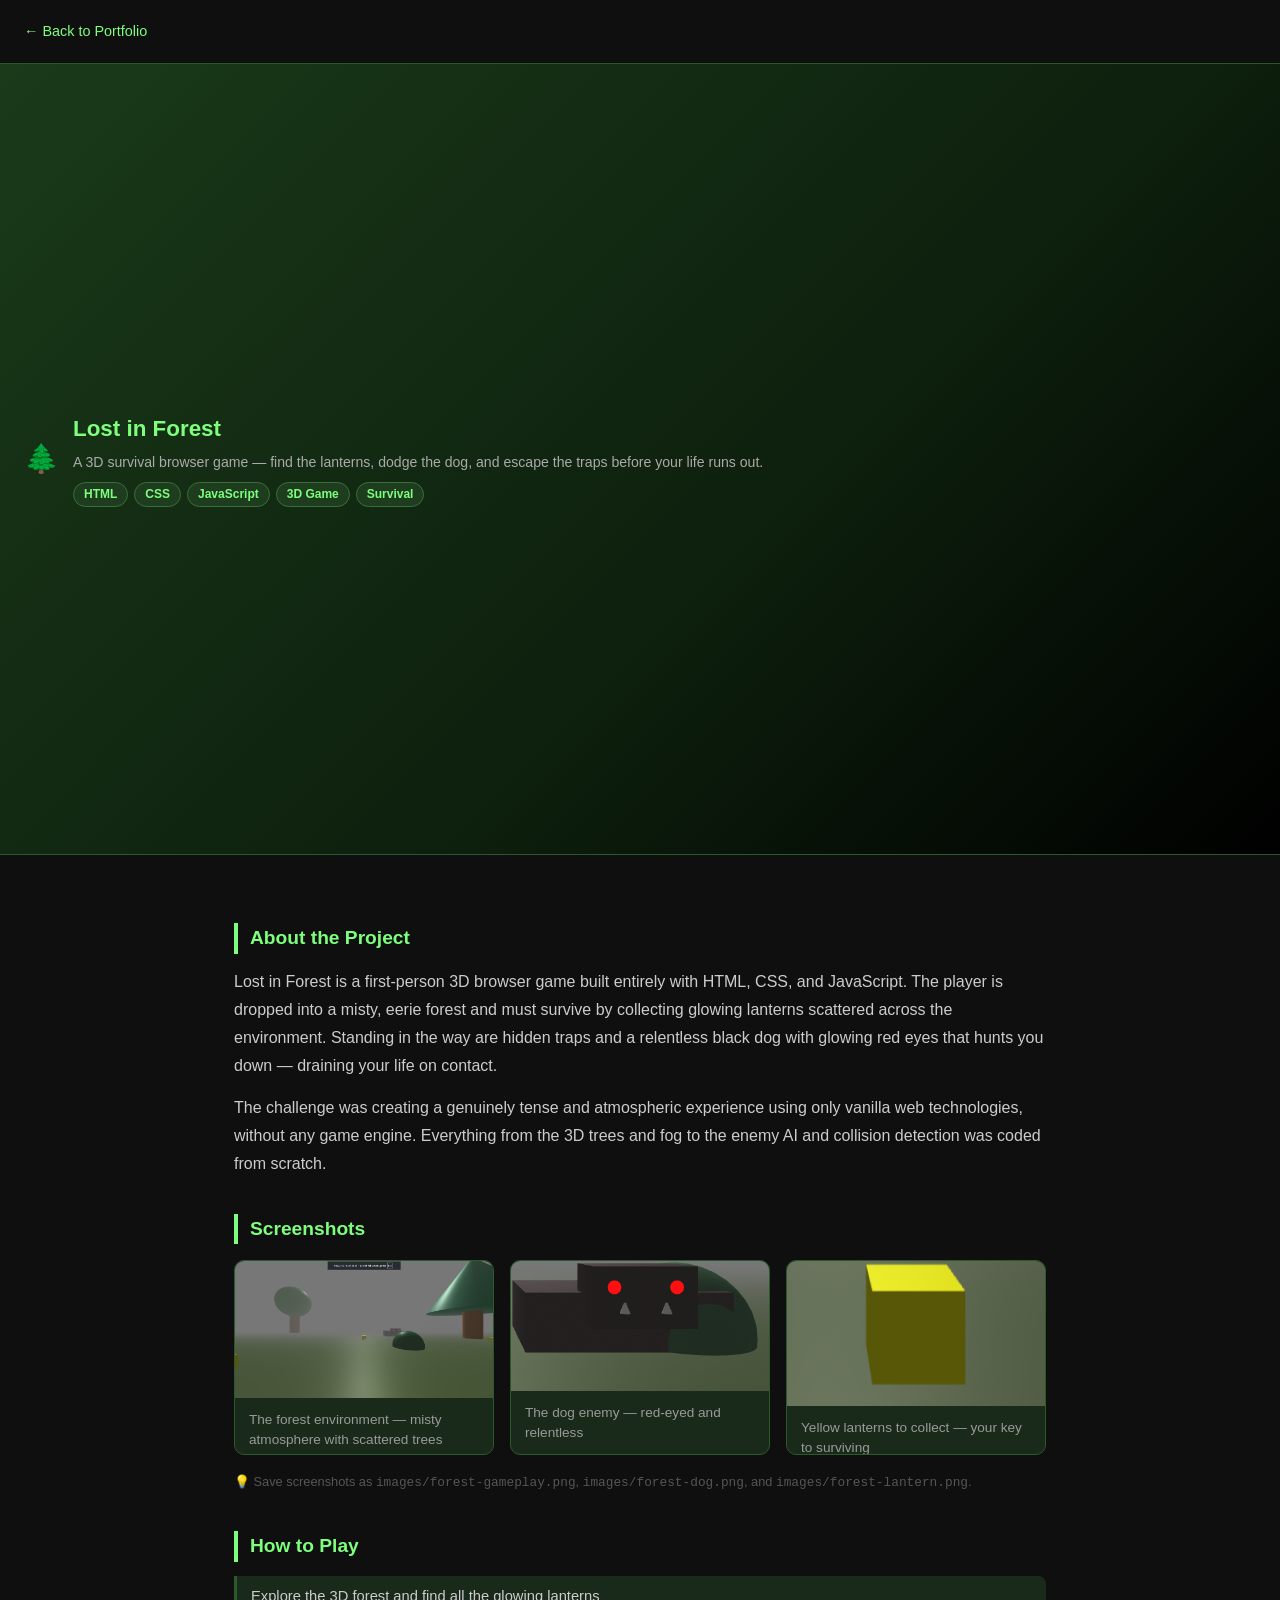
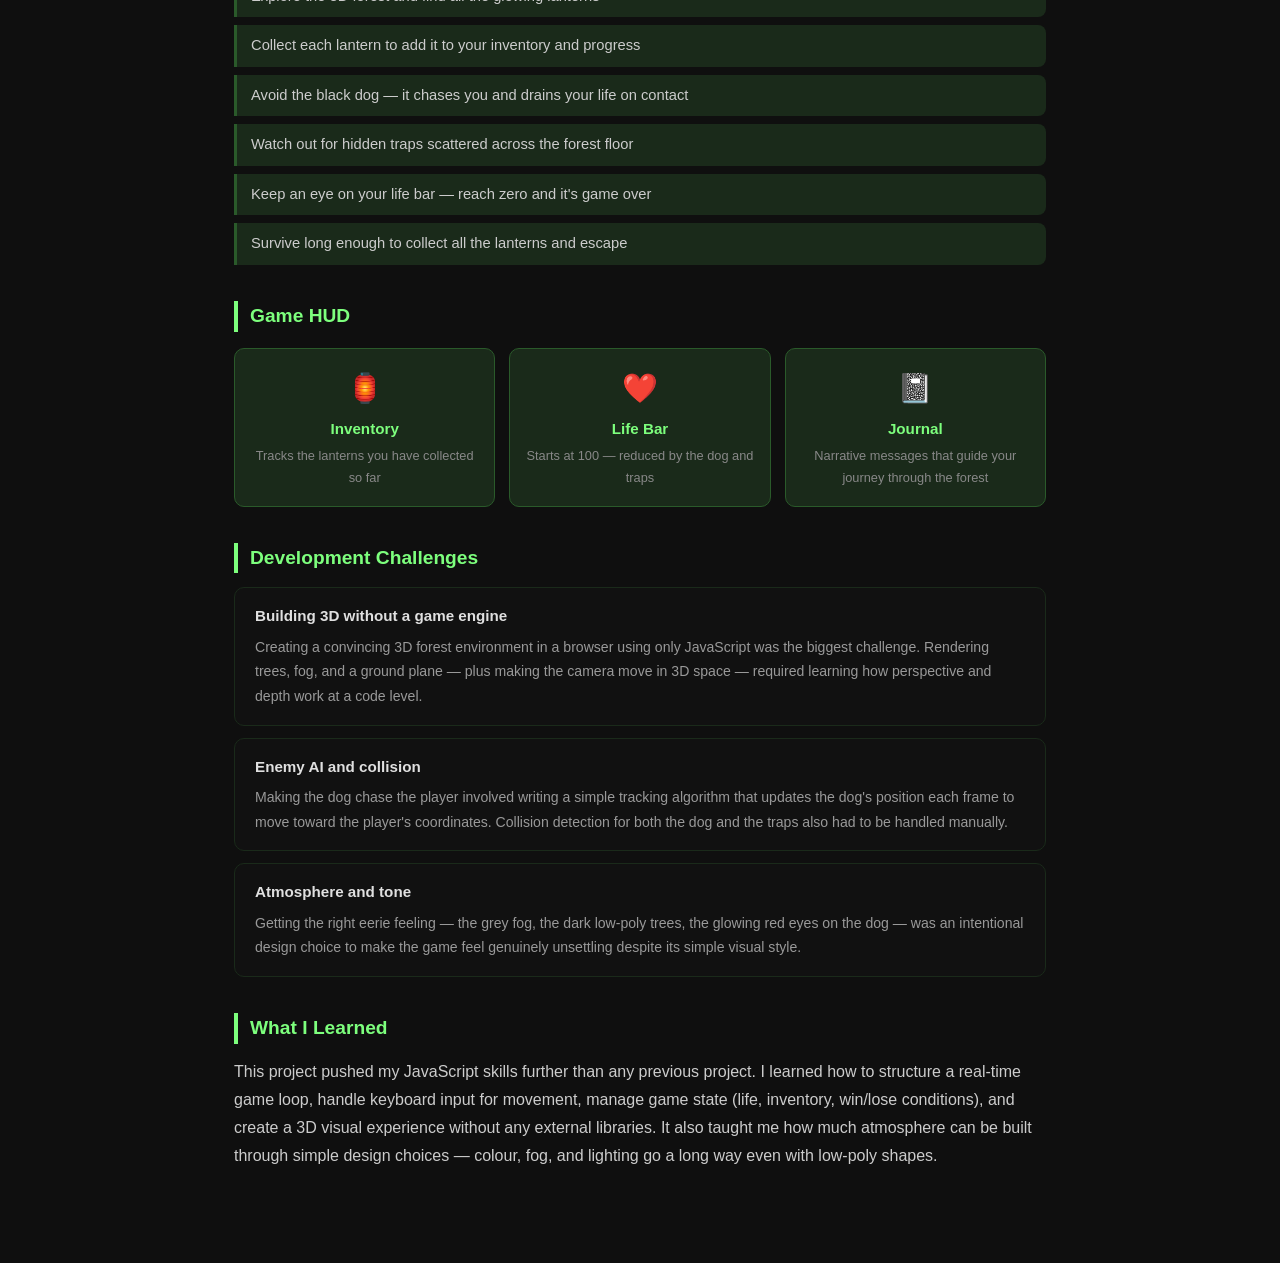
<file: lost-in-forest.html>
<!DOCTYPE html>
<html lang="en">
<head>
  <meta charset="UTF-8" />
  <meta name="viewport" content="width=device-width, initial-scale=1.0"/>
  <title>Lost in Forest — Project Detail</title>
  <link rel="stylesheet" href="style.css" />
  <style>
    body { margin: 0; font-family: 'Segoe UI', sans-serif; background: #0f0f0f; color: #e0e0e0; }

    .back-link {
      display: inline-block; margin: 20px 24px;
      color: #7dff7d; text-decoration: none; font-size: 0.9rem;
    }
    .back-link:hover { text-decoration: underline; }

    /* ── Hero ── */
    .hero {
      background: linear-gradient(135deg, #1a3a1a 0%, #0d1f0d 60%, #000 100%);
      border-top: 1px solid #2a5a2a;
      border-bottom: 1px solid #2a5a2a;
      padding: 10px 24px;
      display: flex;
      flex-direction: row;
      align-items: center;
      gap: 14px;
      flex-wrap: wrap;
    }
    .hero-emoji { font-size: 28px; line-height: 1; flex-shrink: 0; }
    .hero-text { display: flex; flex-direction: column; gap: 4px; }
    .hero h1 { margin: 0; font-size: 1.4rem; color: #7dff7d; }
    .hero p.tagline { margin: 0; color: #aaa; font-size: 0.88rem; }
    .tags { display: flex; gap: 6px; flex-wrap: wrap; margin-top: 4px; }
    .tags span {
      background: #1e3d1e; color: #7dff7d; border: 1px solid #3a6e3a;
      padding: 2px 10px; border-radius: 16px; font-size: 0.75rem; font-weight: 600;
    }

    /* ── Content ── */
    .content { max-width: 860px; margin: 0 auto; padding: 32px 24px 80px; }

    .content h2 {
      color: #7dff7d; font-size: 1.2rem; border-left: 4px solid #7dff7d;
      padding-left: 12px; margin: 36px 0 14px;
    }
    .content p { line-height: 1.75; color: #ccc; margin: 0 0 14px; }

    /* ── Gallery: three boxes side by side ── */
    .gallery {
      display: grid;
      grid-template-columns: repeat(auto-fit, minmax(220px, 1fr));
      gap: 16px;
      margin: 16px 0;
    }

    .gallery-item {
      background: #1a2a1a;
      border: 1px solid #2a5a2a;
      border-radius: 10px;
      overflow: hidden;
      text-align: center;
      display: flex;
      flex-direction: column;
    }

    .gallery-item img {
      width: 100%;
      height: 160px;
      object-fit: cover;
      display: block;
    }

    .gallery-item .placeholder {
      height: 160px;
      display: flex;
      align-items: center;
      justify-content: center;
      flex-direction: column;
      gap: 6px;
      color: #555;
    }

    .gallery-item .placeholder span {
      font-size: 1.6rem;
    }

    .gallery-item .caption {
      padding: 12px 14px;
      font-size: 0.85rem;
      color: #999;
      line-height: 1.45;
      text-align: left;
    }

    .features { list-style: none; padding: 0; margin: 0 0 16px; }
    .features li {
      padding: 9px 14px; border-left: 3px solid #2a5a2a; background: #1a2a1a;
      margin-bottom: 8px; border-radius: 0 8px 8px 0; color: #ccc; font-size: 0.92rem;
    }

    .hud-grid {
      display: grid; grid-template-columns: repeat(auto-fit, minmax(180px, 1fr));
      gap: 14px; margin: 16px 0;
    }
    .hud-card {
      background: #1a2a1a; border: 1px solid #2a5a2a; border-radius: 10px;
      padding: 16px; text-align: center;
    }
    .hud-card .icon { font-size: 1.8rem; margin-bottom: 6px; }
    .hud-card h3 { margin: 0 0 4px; color: #7dff7d; font-size: 0.95rem; }
    .hud-card p { margin: 0; font-size: 0.8rem; color: #888; }

    .challenge-block {
      background: #111; border: 1px solid #1a2a1a; border-radius: 10px;
      padding: 16px 20px; margin-bottom: 12px;
    }
    .challenge-block h3 { margin: 0 0 6px; color: #e0e0e0; font-size: 0.95rem; }
    .challenge-block p { margin: 0; font-size: 0.88rem; color: #999; }
  </style>
</head>
<body>

  <a class="back-link" href="portfolio.html">← Back to Portfolio</a>

  <div class="hero">
    <div class="hero-emoji">🌲</div>
    <div class="hero-text">
      <h1>Lost in Forest</h1>
      <p class="tagline">A 3D survival browser game — find the lanterns, dodge the dog, and escape the traps before your life runs out.</p>
      <div class="tags">
        <span>HTML</span>
        <span>CSS</span>
        <span>JavaScript</span>
        <span>3D Game</span>
        <span>Survival</span>
      </div>
    </div>
  </div>

  <div class="content">

    <h2>About the Project</h2>
    <p>
      Lost in Forest is a first-person 3D browser game built entirely with HTML, CSS, and JavaScript.
      The player is dropped into a misty, eerie forest and must survive by collecting glowing lanterns
      scattered across the environment. Standing in the way are hidden traps and a relentless black dog
      with glowing red eyes that hunts you down — draining your life on contact.
    </p>
    <p>
      The challenge was creating a genuinely tense and atmospheric experience using only vanilla web
      technologies, without any game engine. Everything from the 3D trees and fog to the enemy AI
      and collision detection was coded from scratch.
    </p>

    <h2>Screenshots</h2>
    <div class="gallery">
      <div class="gallery-item">
        <img src="images/forest-gameplay.png" alt="Forest gameplay screenshot"
             onerror="this.style.display='none'; this.nextElementSibling.style.display='flex';" />
        <div class="placeholder" style="display:none;"><span>🌲</span><p>forest-gameplay.png</p></div>
        <div class="caption">The forest environment — misty atmosphere with scattered trees</div>
      </div>
      <div class="gallery-item">
        <img src="images/forest-dog.png" alt="The dog enemy"
             onerror="this.style.display='none'; this.nextElementSibling.style.display='flex';" />
        <div class="placeholder" style="display:none;"><span>🐕</span><p>forest-dog.png</p></div>
        <div class="caption">The dog enemy — red-eyed and relentless</div>
      </div>
      <div class="gallery-item">
        <img src="images/forest-lantern.png" alt="Lantern collectible"
             onerror="this.style.display='none'; this.nextElementSibling.style.display='flex';" />
        <div class="placeholder" style="display:none;"><span>🏮</span><p>forest-lantern.png</p></div>
        <div class="caption">Yellow lanterns to collect — your key to surviving</div>
      </div>
    </div>
    <p style="font-size:0.8rem; color:#555;">
      💡 Save screenshots as <code>images/forest-gameplay.png</code>, <code>images/forest-dog.png</code>, and <code>images/forest-lantern.png</code>.
    </p>

    <h2>How to Play</h2>
    <ul class="features">
      <li>Explore the 3D forest and find all the glowing lanterns</li>
      <li>Collect each lantern to add it to your inventory and progress</li>
      <li>Avoid the black dog — it chases you and drains your life on contact</li>
      <li>Watch out for hidden traps scattered across the forest floor</li>
      <li>Keep an eye on your life bar — reach zero and it's game over</li>
      <li>Survive long enough to collect all the lanterns and escape</li>
    </ul>

    <h2>Game HUD</h2>
    <div class="hud-grid">
      <div class="hud-card">
        <div class="icon">🏮</div>
        <h3>Inventory</h3>
        <p>Tracks the lanterns you have collected so far</p>
      </div>
      <div class="hud-card">
        <div class="icon">❤️</div>
        <h3>Life Bar</h3>
        <p>Starts at 100 — reduced by the dog and traps</p>
      </div>
      <div class="hud-card">
        <div class="icon">📓</div>
        <h3>Journal</h3>
        <p>Narrative messages that guide your journey through the forest</p>
      </div>
    </div>

    <h2>Development Challenges</h2>
    <div class="challenge-block">
      <h3>Building 3D without a game engine</h3>
      <p>Creating a convincing 3D forest environment in a browser using only JavaScript was the biggest challenge. Rendering trees, fog, and a ground plane — plus making the camera move in 3D space — required learning how perspective and depth work at a code level.</p>
    </div>
    <div class="challenge-block">
      <h3>Enemy AI and collision</h3>
      <p>Making the dog chase the player involved writing a simple tracking algorithm that updates the dog's position each frame to move toward the player's coordinates. Collision detection for both the dog and the traps also had to be handled manually.</p>
    </div>
    <div class="challenge-block">
      <h3>Atmosphere and tone</h3>
      <p>Getting the right eerie feeling — the grey fog, the dark low-poly trees, the glowing red eyes on the dog — was an intentional design choice to make the game feel genuinely unsettling despite its simple visual style.</p>
    </div>

    <h2>What I Learned</h2>
    <p>
      This project pushed my JavaScript skills further than any previous project. I learned how to
      structure a real-time game loop, handle keyboard input for movement, manage game state (life,
      inventory, win/lose conditions), and create a 3D visual experience without any external libraries.
      It also taught me how much atmosphere can be built through simple design choices — colour, fog,
      and lighting go a long way even with low-poly shapes.
    </p>

  </div>

  <script src="script.js"></script>
</body>
</html>
</file>
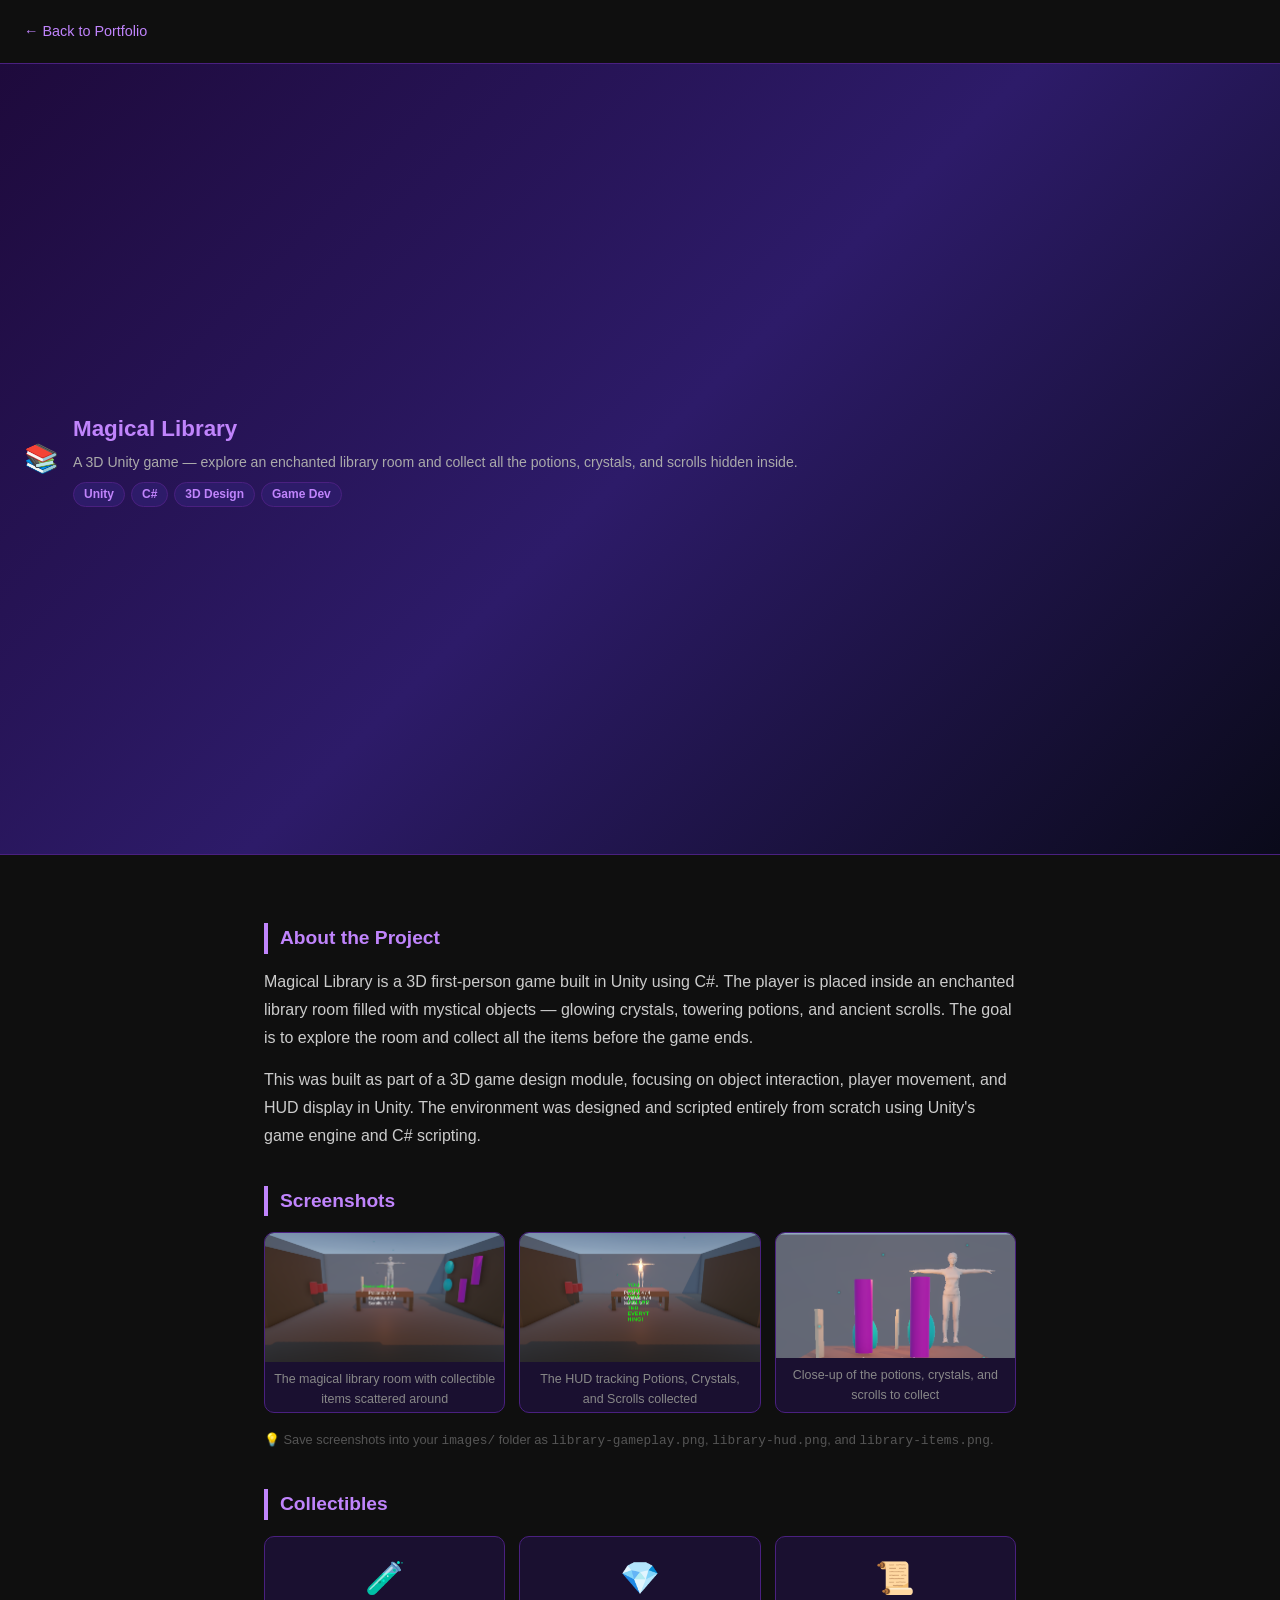
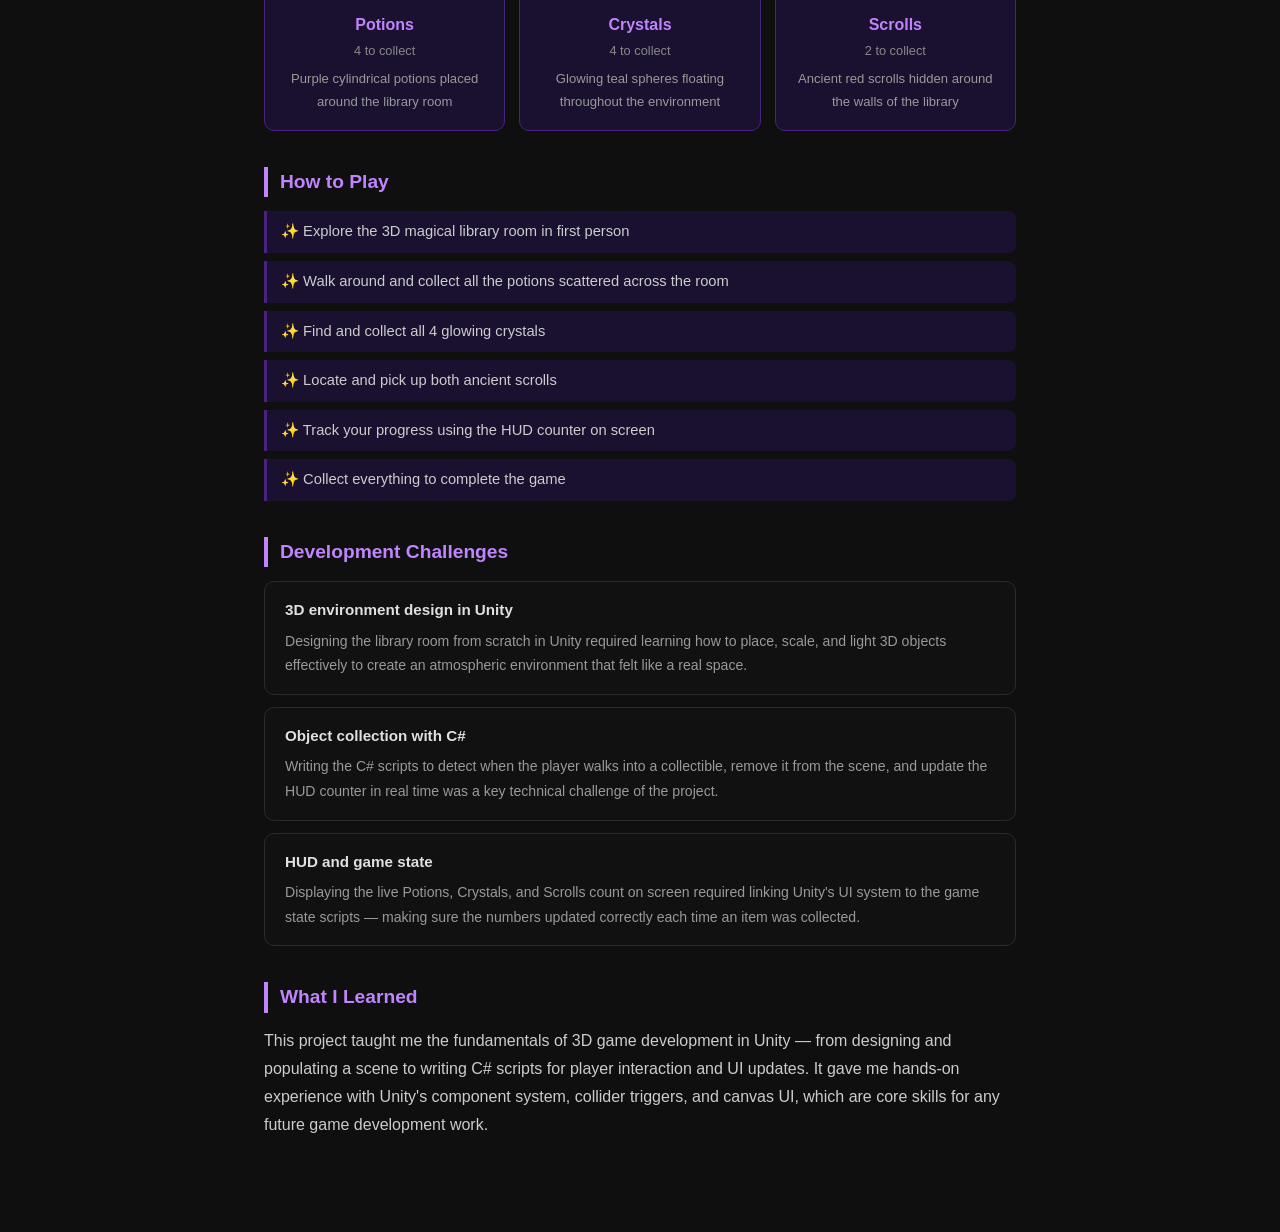
<file: magical-library.html>
<!DOCTYPE html>
<html lang="en">
<head>
  <meta charset="UTF-8" />
  <meta name="viewport" content="width=device-width, initial-scale=1.0"/>
  <title>Magical Library — Project Detail</title>
  <link rel="stylesheet" href="style.css" />
  <style>
    body { margin: 0; font-family: 'Segoe UI', sans-serif; background: #0f0f0f; color: #e0e0e0; }

    .back-link {
      display: inline-block; margin: 20px 24px;
      color: #c084fc; text-decoration: none; font-size: 0.9rem;
    }
    .back-link:hover { text-decoration: underline; }

    /* ── Hero ── */
    .hero {
      background: linear-gradient(135deg, #1e0a3c 0%, #2d1b69 50%, #0a0a1a 100%);
      border-top: 1px solid #4a2080;
      border-bottom: 1px solid #4a2080;
      padding: 10px 24px;
      display: flex;
      flex-direction: row;
      align-items: center;
      gap: 14px;
      flex-wrap: wrap;
    }
    .hero-emoji { font-size: 28px; line-height: 1; flex-shrink: 0; }
    .hero-text { display: flex; flex-direction: column; gap: 4px; }
    .hero h1 { margin: 0; font-size: 1.4rem; color: #c084fc; }
    .hero p.tagline { margin: 0; color: #aaa; font-size: 0.88rem; }
    .tags { display: flex; gap: 6px; flex-wrap: wrap; margin-top: 4px; }
    .tags span {
      background: #2d1b69; color: #c084fc; border: 1px solid #4a2080;
      padding: 2px 10px; border-radius: 16px; font-size: 0.75rem; font-weight: 600;
    }

    /* ── Content ── */
    .content { max-width: 800px; margin: 0 auto; padding: 32px 24px 80px; }

    .content h2 {
      color: #c084fc; font-size: 1.2rem; border-left: 4px solid #c084fc;
      padding-left: 12px; margin: 36px 0 14px;
    }
    .content p { line-height: 1.75; color: #ccc; margin: 0 0 14px; }

    /* ── Gallery ── */
    .gallery {
      display: grid; grid-template-columns: repeat(auto-fit, minmax(220px, 1fr));
      gap: 14px; margin: 16px 0;
    }
    .gallery-item {
      background: #1a1030; border: 1px solid #4a2080; border-radius: 10px;
      overflow: hidden; text-align: center;
      display: flex;
      flex-direction: column;
    }
    .gallery-item img {
      width: 100%;
      height: 150px;
      object-fit: cover;
      display: block;
    }
    .gallery-item .placeholder {
      height: 150px; display: flex; align-items: center; justify-content: center;
      flex-direction: column; gap: 6px; color: #555;
    }
    .gallery-item .placeholder span { font-size: 1.8rem; }
    .gallery-item .caption {
      padding: 8px; font-size: 0.78rem; color: #888;
      flex-shrink: 0;
    }

    /* ── Collectibles grid ── */
    .collectibles {
      display: grid; grid-template-columns: repeat(auto-fit, minmax(180px, 1fr));
      gap: 14px; margin: 16px 0;
    }
    .collectible-card {
      background: #1a1030; border: 1px solid #4a2080; border-radius: 10px;
      padding: 16px; text-align: center;
    }
    .collectible-card .icon { font-size: 2rem; margin-bottom: 8px; }
    .collectible-card h3 { margin: 0 0 4px; color: #c084fc; font-size: 1rem; }
    .collectible-card .count { font-size: 0.8rem; color: #888; margin-bottom: 6px; }
    .collectible-card p { margin: 0; font-size: 0.82rem; color: #999; }

    /* ── Features ── */
    .features { list-style: none; padding: 0; margin: 0 0 16px; }
    .features li {
      padding: 9px 14px; border-left: 3px solid #4a2080; background: #1a1030;
      margin-bottom: 8px; border-radius: 0 8px 8px 0; color: #ccc; font-size: 0.92rem;
    }
    .features li::before { content: "✨ "; }

    /* ── Challenges ── */
    .challenge-block {
      background: #111; border: 1px solid #2a2a2a; border-radius: 10px;
      padding: 16px 20px; margin-bottom: 12px;
    }
    .challenge-block h3 { margin: 0 0 6px; color: #e0e0e0; font-size: 0.95rem; }
    .challenge-block p { margin: 0; font-size: 0.88rem; color: #999; }
  </style>
</head>
<body>

  <a class="back-link" href="portfolio.html">← Back to Portfolio</a>

  <div class="hero">
    <div class="hero-emoji">📚</div>
    <div class="hero-text">
      <h1>Magical Library</h1>
      <p class="tagline">A 3D Unity game — explore an enchanted library room and collect all the potions, crystals, and scrolls hidden inside.</p>
      <div class="tags">
        <span>Unity</span>
        <span>C#</span>
        <span>3D Design</span>
        <span>Game Dev</span>
      </div>
    </div>
  </div>

  <div class="content">

    <h2>About the Project</h2>
    <p>
      Magical Library is a 3D first-person game built in Unity using C#. The player is placed inside
      an enchanted library room filled with mystical objects — glowing crystals, towering potions,
      and ancient scrolls. The goal is to explore the room and collect all the items before the game ends.
    </p>
    <p>
      This was built as part of a 3D game design module, focusing on object interaction, player movement,
      and HUD display in Unity. The environment was designed and scripted entirely from scratch using
      Unity's game engine and C# scripting.
    </p>

    <h2>Screenshots</h2>
    <div class="gallery">
      <div class="gallery-item">
        <img src="images/library-gameplay.png" alt="Magical Library gameplay"
             onerror="this.style.display='none'; this.nextElementSibling.style.display='flex';" />
        <div class="placeholder" style="display:none;"><span>📚</span><p>library-gameplay.png</p></div>
        <div class="caption">The magical library room with collectible items scattered around</div>
      </div>
      <div class="gallery-item">
        <img src="images/library-hud.png" alt="Library HUD"
             onerror="this.style.display='none'; this.nextElementSibling.style.display='flex';" />
        <div class="placeholder" style="display:none;"><span>🎮</span><p>library-hud.png</p></div>
        <div class="caption">The HUD tracking Potions, Crystals, and Scrolls collected</div>
      </div>
      <div class="gallery-item">
        <img src="images/library-items.png" alt="Collectible items"
             onerror="this.style.display='none'; this.nextElementSibling.style.display='flex';" />
        <div class="placeholder" style="display:none;"><span>🔮</span><p>library-items.png</p></div>
        <div class="caption">Close-up of the potions, crystals, and scrolls to collect</div>
      </div>
    </div>
    <p style="font-size:0.8rem; color:#555;">
      💡 Save screenshots into your <code>images/</code> folder as <code>library-gameplay.png</code>, <code>library-hud.png</code>, and <code>library-items.png</code>.
    </p>

    <h2>Collectibles</h2>
    <div class="collectibles">
      <div class="collectible-card">
        <div class="icon">🧪</div>
        <h3>Potions</h3>
        <div class="count">4 to collect</div>
        <p>Purple cylindrical potions placed around the library room</p>
      </div>
      <div class="collectible-card">
        <div class="icon">💎</div>
        <h3>Crystals</h3>
        <div class="count">4 to collect</div>
        <p>Glowing teal spheres floating throughout the environment</p>
      </div>
      <div class="collectible-card">
        <div class="icon">📜</div>
        <h3>Scrolls</h3>
        <div class="count">2 to collect</div>
        <p>Ancient red scrolls hidden around the walls of the library</p>
      </div>
    </div>

    <h2>How to Play</h2>
    <ul class="features">
      <li>Explore the 3D magical library room in first person</li>
      <li>Walk around and collect all the potions scattered across the room</li>
      <li>Find and collect all 4 glowing crystals</li>
      <li>Locate and pick up both ancient scrolls</li>
      <li>Track your progress using the HUD counter on screen</li>
      <li>Collect everything to complete the game</li>
    </ul>

    <h2>Development Challenges</h2>
    <div class="challenge-block">
      <h3>3D environment design in Unity</h3>
      <p>Designing the library room from scratch in Unity required learning how to place, scale, and light 3D objects effectively to create an atmospheric environment that felt like a real space.</p>
    </div>
    <div class="challenge-block">
      <h3>Object collection with C#</h3>
      <p>Writing the C# scripts to detect when the player walks into a collectible, remove it from the scene, and update the HUD counter in real time was a key technical challenge of the project.</p>
    </div>
    <div class="challenge-block">
      <h3>HUD and game state</h3>
      <p>Displaying the live Potions, Crystals, and Scrolls count on screen required linking Unity's UI system to the game state scripts — making sure the numbers updated correctly each time an item was collected.</p>
    </div>

    <h2>What I Learned</h2>
    <p>
      This project taught me the fundamentals of 3D game development in Unity — from designing and populating
      a scene to writing C# scripts for player interaction and UI updates. It gave me hands-on experience
      with Unity's component system, collider triggers, and canvas UI, which are core skills for any
      future game development work.
    </p>

  </div>

  <script src="script.js"></script>
</body>
</html>
</file>
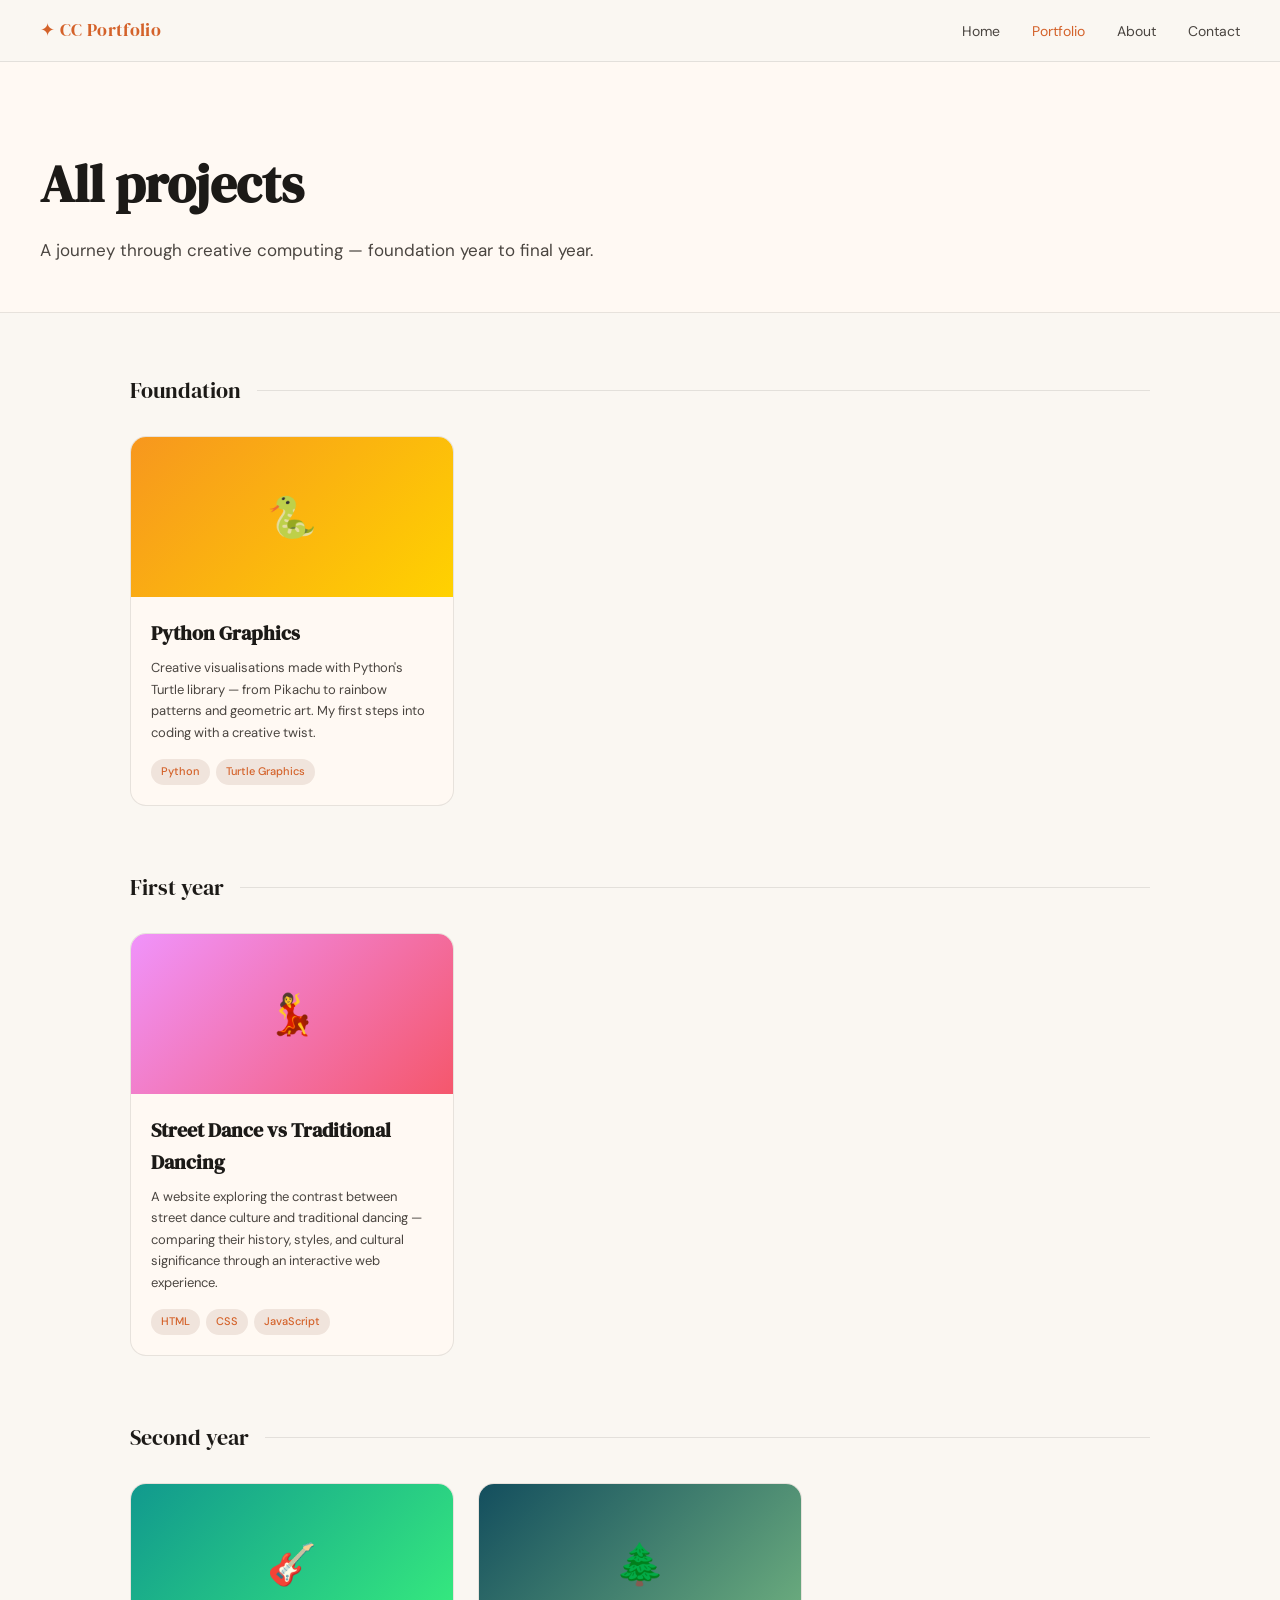
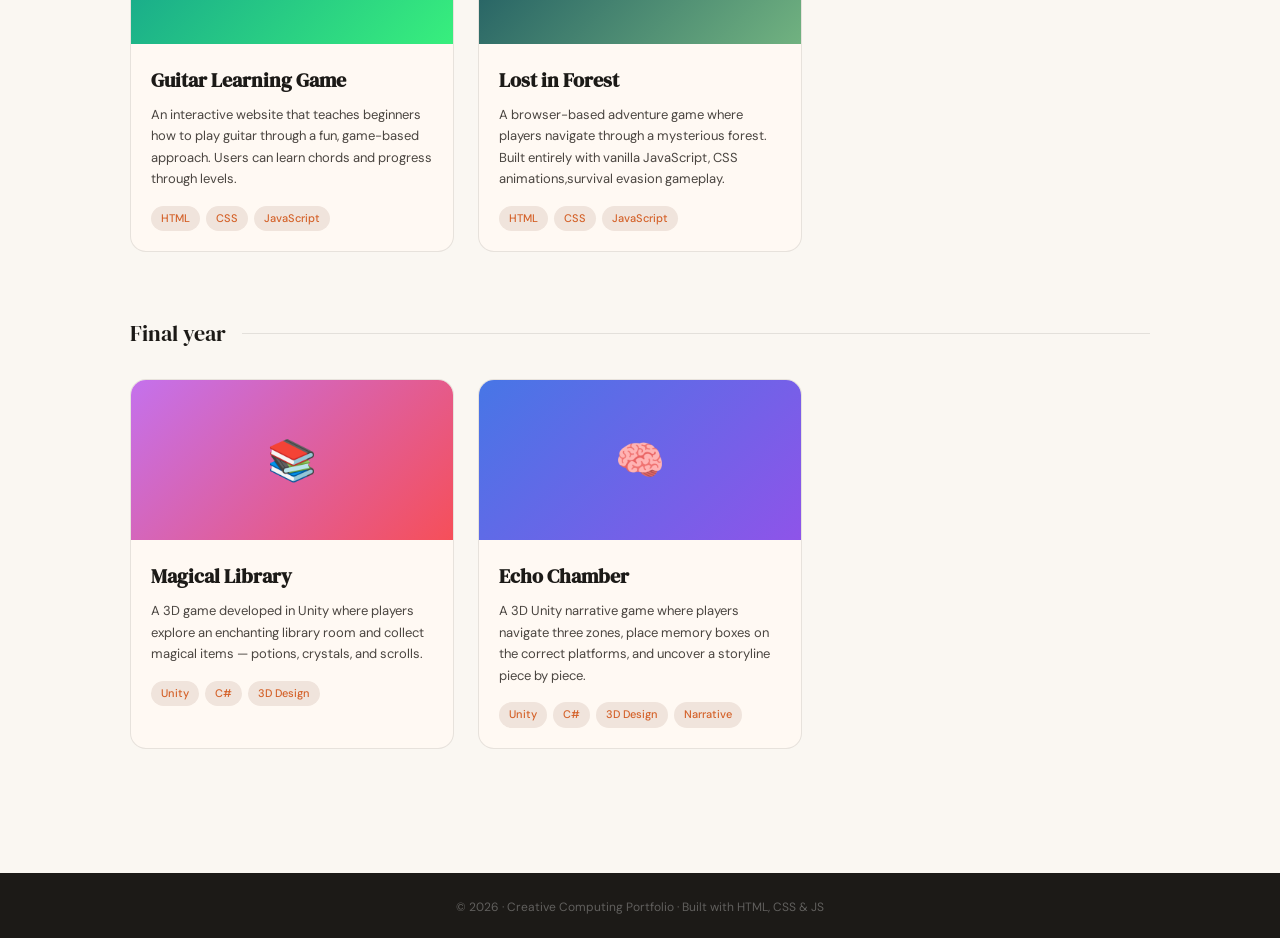
<file: portfolio.html>
<!DOCTYPE html>
<html lang="en">
<head>
  <meta charset="UTF-8" />
  <meta name="viewport" content="width=device-width, initial-scale=1.0" />
  <title>Portfolio — Creative Computing</title>
  <link rel="stylesheet" href="style.css" />
  <link href="https://fonts.googleapis.com/css2?family=DM+Serif+Display&family=DM+Sans:wght@300;400;500&display=swap" rel="stylesheet" />
</head>
<body>

  <nav class="nav">
    <span class="nav-logo">✦ CC Portfolio</span>
    <ul class="nav-links">
      <li><a href="index.html">Home</a></li>
      <li><a href="portfolio.html" class="active">Portfolio</a></li>
      <li><a href="index.html#about">About</a></li>
      <li><a href="index.html#contact">Contact</a></li>
    </ul>
    <button class="nav-toggle" aria-label="Toggle menu">☰</button>
  </nav>

  <div class="port-hero">
    <h1>All projects</h1>
    <p>A journey through creative computing — foundation year to final year.</p>
  </div>

  <main class="port-main">

    <!-- FOUNDATION -->
    <section class="year-section">
      <div class="year-label">
        <span class="year-tag">Foundation</span>
        <div class="year-line"></div>
      </div>
      <div class="projects-grid">
        <a href="python-graphics.html" class="proj-card" style="display:block;color:inherit;text-decoration:none;">
          <div class="proj-thumb" style="background: linear-gradient(135deg,#f7971e,#ffd200);">
            <span class="proj-emoji">🐍</span>
          </div>
          <div class="proj-body">
            <h3>Python Graphics</h3>
            <p>Creative visualisations made with Python's Turtle library — from Pikachu to rainbow patterns and geometric art. My first steps into coding with a creative twist.</p>
            <div class="proj-tags">
              <span>Python</span><span>Turtle Graphics</span>
            </div>
          </div>
        </a>
      </div>
    </section>

     <div class="projects-grid"></div>

    <!-- FIRST YEAR -->
    <section class="year-section">
      <div class="year-label">
        <span class="year-tag">First year</span>
        <div class="year-line"></div>
      </div>
      <div class="projects-grid">

  <a href="street-dance.html" class="proj-card" style="display:block;color:inherit;text-decoration:none;">
    <div class="proj-thumb" style="background: linear-gradient(135deg,#f093fb,#f5576c);">
      <span class="proj-emoji">💃</span>
    </div>

    <div class="proj-body">
      <h3>Street Dance vs Traditional Dancing</h3>

      <p>
        A website exploring the contrast between street dance culture and traditional
        dancing — comparing their history, styles, and cultural significance through
        an interactive web experience.
      </p>

      <div class="proj-tags">
        <span>HTML</span>
        <span>CSS</span>
        <span>JavaScript</span>
      </div>
    </div>
  </a>

</div>
          </div>
        </div>
      </div>
    </section>

    <!-- SECOND YEAR -->
    <section class="year-section">
      <div class="year-label">
        <span class="year-tag">Second year</span>
        <div class="year-line"></div>
      </div>
      <div class="projects-grid">

        <a href="guitar_learning.html" class="proj-card" style="display:block;color:inherit;text-decoration:none;">
  <div class="proj-thumb" style="background: linear-gradient(135deg,#11998e,#38ef7d);">
    <span class="proj-emoji">🎸</span>
  </div>
  <div class="proj-body">
    <h3>Guitar Learning Game</h3>
    <p>An interactive website that teaches beginners how to play guitar through a fun, game-based approach. Users can learn chords and progress through levels.</p>
    <div class="proj-tags">
      <span>HTML</span><span>CSS</span><span>JavaScript</span>
    </div>
  </div>
</a>

       <a href="lost-in-forest.html" class="proj-card" id="lost-in-forest" style="display:block;color:inherit;text-decoration:none;">
  <div class="proj-thumb" style="background: linear-gradient(135deg,#134e5e,#71b280);">
    <span class="proj-emoji">🌲</span>
  </div>
  <div class="proj-body">
    <h3>Lost in Forest</h3>
    <p>A browser-based adventure game where players navigate through a mysterious forest. Built entirely with vanilla JavaScript, CSS animations,survival evasion gameplay.</p>
    <div class="proj-tags">
      <span>HTML</span><span>CSS</span><span>JavaScript</span>
    </div>
  </div>
</a>
      </div>
    </section>

    <!-- FINAL YEAR -->
<section class="year-section">
  <div class="year-label">
    <span class="year-tag">Final year</span>
    <div class="year-line"></div>
  </div>
  <div class="projects-grid">

    <a href="magical-library.html" class="proj-card" id="magical-library" style="display:block;color:inherit;text-decoration:none;">
      <div class="proj-thumb" style="background: linear-gradient(135deg,#c471ed,#f64f59);">
        <span class="proj-emoji">📚</span>
      </div>
      <div class="proj-body">
        <h3>Magical Library</h3>
        <p>A 3D game developed in Unity where players explore an enchanting library room and collect magical items — potions, crystals, and scrolls.</p>
        <div class="proj-tags">
          <span>Unity</span><span>C#</span><span>3D Design</span>
        </div>
      </div>
    </a>

    <a href="echo-chamber.html" class="proj-card" id="echo-chamber" style="display:block;color:inherit;text-decoration:none;">
      <div class="proj-thumb" style="background: linear-gradient(135deg,#4776e6,#8e54e9);">
        <span class="proj-emoji">🧠</span>
      </div>
      <div class="proj-body">
        <h3>Echo Chamber</h3>
        <p>A 3D Unity narrative game where players navigate three zones, place memory boxes on the correct platforms, and uncover a storyline piece by piece.</p>
        <div class="proj-tags">
          <span>Unity</span><span>C#</span><span>3D Design</span><span>Narrative</span>
        </div>
      </div>
    </a>

  </div>
</section>
  </main>

  <footer class="footer">
    <span>© 2026 · Creative Computing Portfolio · Built with HTML, CSS & JS</span>
  </footer>

  <script src="script.js"></script>
</body>
</html>
</file>
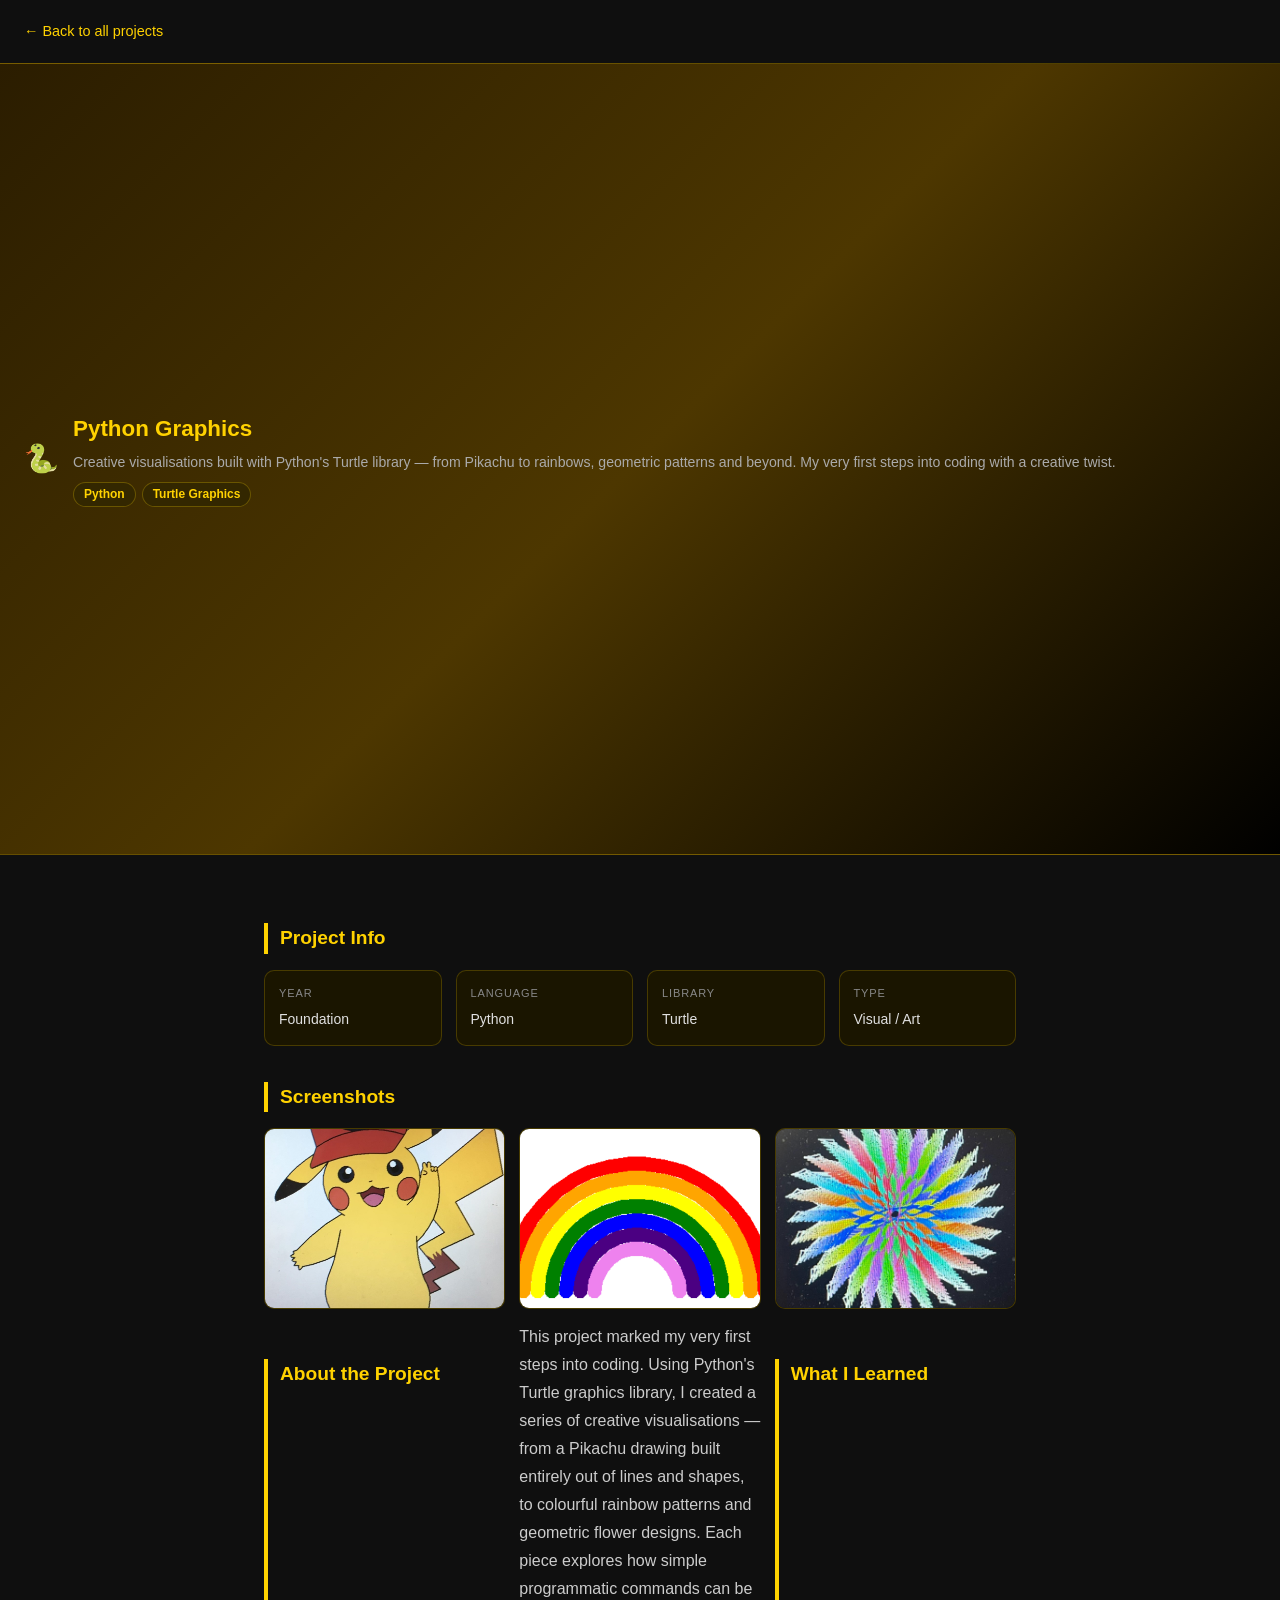
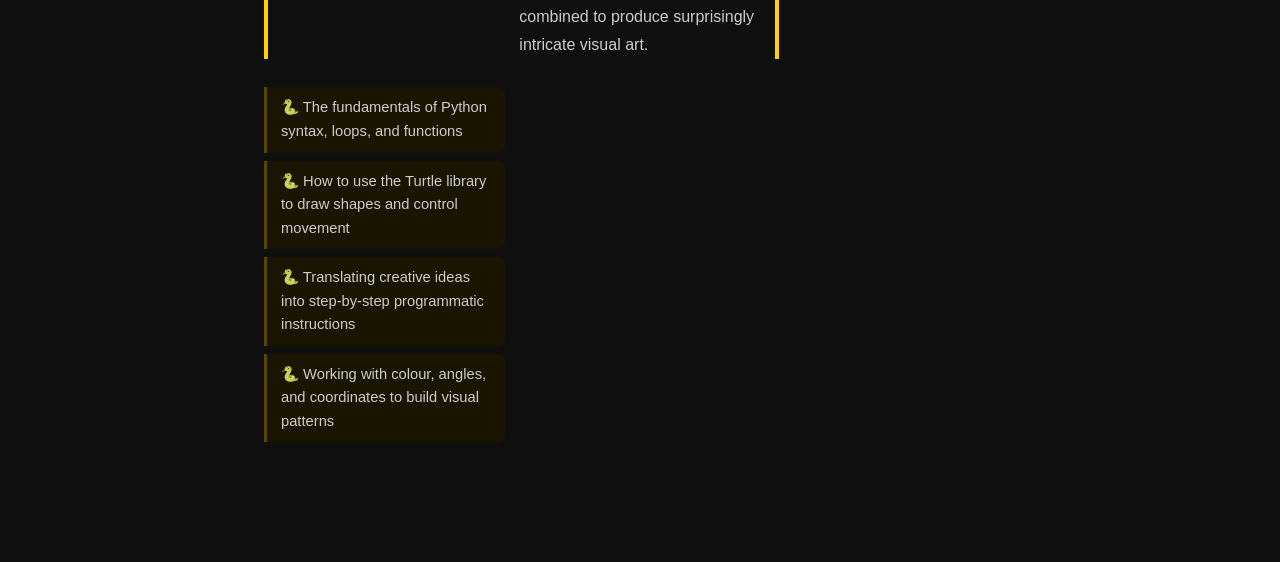
<file: python-graphics.html>
<!DOCTYPE html>
<html lang="en">
<head>
  <meta charset="UTF-8" />
  <meta name="viewport" content="width=device-width, initial-scale=1.0"/>
  <title>Python Graphics — Project Detail</title>
  <link rel="stylesheet" href="style.css" />
  <style>
    body { margin: 0; font-family: 'Segoe UI', sans-serif; background: #0f0f0f; color: #e0e0e0; }

    .back-link {
      display: inline-block; margin: 20px 24px;
      color: #ffd200; text-decoration: none; font-size: 0.9rem;
    }
    .back-link:hover { text-decoration: underline; }

    .hero {
      background: linear-gradient(135deg, #2b1d00 0%, #4d3700 50%, #000 100%);
      border-top: 1px solid #ffd20044;
      border-bottom: 1px solid #ffd20044;
      padding: 10px 24px;
      display: flex;
      flex-direction: row;
      align-items: center;
      gap: 14px;
      flex-wrap: wrap;
    }
    .hero-emoji { font-size: 28px; line-height: 1; flex-shrink: 0; }
    .hero-text { display: flex; flex-direction: column; gap: 4px; }
    .hero h1 { margin: 0; font-size: 1.4rem; color: #ffd200; }
    .hero p.tagline { margin: 0; color: #aaa; font-size: 0.88rem; }
    .tags { display: flex; gap: 6px; flex-wrap: wrap; margin-top: 4px; }
    .tags span {
      background: #332700; color: #ffd200; border: 1px solid #ffd20044;
      padding: 2px 10px; border-radius: 16px; font-size: 0.75rem; font-weight: 600;
    }

    .content { max-width: 800px; margin: 0 auto; padding: 32px 24px 80px; }

    .content h2 {
      color: #ffd200; font-size: 1.2rem; border-left: 4px solid #ffd200;
      padding-left: 12px; margin: 36px 0 14px;
    }
    .content p { line-height: 1.75; color: #ccc; margin: 0 0 14px; }

    /* Info grid */
    .info-grid {
      display: grid; grid-template-columns: repeat(auto-fit, minmax(160px, 1fr));
      gap: 14px; margin: 16px 0;
    }
    .info-card {
      background: #1a1500; border: 1px solid #ffd20033; border-radius: 10px;
      padding: 14px;
    }
    .info-card .label {
      font-size: 11px; font-weight: 500; text-transform: uppercase;
      letter-spacing: 0.08em; color: #888; margin-bottom: 6px;
    }
    .info-card .value { font-size: 14px; color: #e0e0e0; font-weight: 500; }

    /* Gallery */
    .gallery {
      display: grid;
      grid-template-columns: repeat(auto-fit, minmax(220px, 1fr));
      gap: 14px;
      margin: 16px 0;
    }
    .gallery-item {
      background: #1a1500; border: 1px solid #ffd20033; border-radius: 10px;
      overflow: hidden; text-align: center;
      aspect-ratio: 4/3;
      display: flex; flex-direction: column;
      position: relative;
    }
    .gallery-item img { width: 100%; height: 100%; object-fit: cover; display: block; }
    .gallery-item .placeholder {
      height: 100%; display: flex; align-items: center; justify-content: center;
      flex-direction: column; gap: 6px; color: #555;
    }
    .gallery-item .placeholder span { font-size: 2.2rem; }
    .gallery-item .overlay {
      position: absolute; bottom: 0; left: 0; right: 0;
      background: linear-gradient(transparent, rgba(0,0,0,0.75));
      color: #fff; font-size: 0.78rem; padding: 18px 10px 8px;
    }

    .features { list-style: none; padding: 0; margin: 0 0 16px; }
    .features li {
      padding: 9px 14px; border-left: 3px solid #ffd20044; background: #1a1500;
      margin-bottom: 8px; border-radius: 0 8px 8px 0; color: #ccc; font-size: 0.92rem;
    }
    .features li::before { content: "🐍 "; }
  </style>
</head>
<body>

  <a class="back-link" href="portfolio.html">← Back to all projects</a>

  <div class="hero">
    <div class="hero-emoji">🐍</div>
    <div class="hero-text">
      <h1>Python Graphics</h1>
      <p class="tagline">Creative visualisations built with Python's Turtle library — from Pikachu to rainbows, geometric patterns and beyond. My very first steps into coding with a creative twist.</p>
      <div class="tags">
        <span>Python</span>
        <span>Turtle Graphics</span>
      </div>
    </div>
  </div>

  <div class="content">

    <h2>Project Info</h2>
    <div class="info-grid">
      <div class="info-card">
        <div class="label">Year</div>
        <div class="value">Foundation</div>
      </div>
      <div class="info-card">
        <div class="label">Language</div>
        <div class="value">Python</div>
      </div>
      <div class="info-card">
        <div class="label">Library</div>
        <div class="value">Turtle</div>
      </div>
      <div class="info-card">
        <div class="label">Type</div>
        <div class="value">Visual / Art</div>
      </div>
    </div>

    <h2>Screenshots</h2>
    <div class="gallery">
      <div class="gallery-item">
        <img src="images/pikachu2.jpg" alt="Pikachu drawing"
             onerror="this.style.display='none'; this.nextElementSibling.style.display='flex';" />
        <div class="placeholder" style="display:none;"><span>⚡</span></div>
        <div class="overlay">Pikachu</div>
      </div>
      <div class="gallery-item">
        <img src="images/Beautiful rainbow.png" alt="Rainbow pattern"
             onerror="this.style.display='none'; this.nextElementSibling.style.display='flex';" />
        <div class="placeholder" style="display:none;"><span>🌈</span></div>
        <div class="overlay">Rainbow pattern</div>
      </div>
      <div class="gallery-item">
        <img src="images/flower-design.png" alt="Flower design"
             onerror="this.style.display='none'; this.nextElementSibling.style.display='flex';" />
        <div class="placeholder" style="display:none;"><span>🌸</span>
      </div>
    </div>

    <h2>About the Project</h2>
    <p>
      This project marked my very first steps into coding. Using Python's Turtle graphics library,
      I created a series of creative visualisations — from a Pikachu drawing built entirely out of
      lines and shapes, to colourful rainbow patterns and geometric flower designs. Each piece
      explores how simple programmatic commands can be combined to produce surprisingly intricate
      visual art.
    </p>

    <h2>What I Learned</h2>
    <ul class="features">
      <li>The fundamentals of Python syntax, loops, and functions</li>
      <li>How to use the Turtle library to draw shapes and control movement</li>
      <li>Translating creative ideas into step-by-step programmatic instructions</li>
      <li>Working with colour, angles, and coordinates to build visual patterns</li>
    </ul>

  </div>

  <script src="script.js"></script>
</body>
</html>
</file>
<file: style.css>
/* =============================================
   PORTFOLIO — CREATIVE COMPUTING
   Warm, inviting design with a creative edge
   ============================================= */

:root {
  --cream: #faf7f2;
  --warm-white: #fff9f3;
  --ink: #1c1a17;
  --ink-soft: #4a4540;
  --ink-muted: #8a8178;
  --accent: #d4622a;
  --accent-light: #f0e4dc;
  --gold: #c9973a;
  --border: rgba(28,26,23,0.1);
  --shadow: 0 2px 20px rgba(28,26,23,0.08);
  --radius: 16px;
  --font-display: 'DM Serif Display', Georgia, serif;
  --font-body: 'DM Sans', system-ui, sans-serif;
}

*, *::before, *::after { box-sizing: border-box; margin: 0; padding: 0; }

html { scroll-behavior: smooth; }

body {
  font-family: var(--font-body);
  background: var(--cream);
  color: var(--ink);
  line-height: 1.6;
  -webkit-font-smoothing: antialiased;
}

a { text-decoration: none; color: inherit; }

/* =============================================
   NAV
   ============================================= */
.nav {
  position: sticky;
  top: 0;
  z-index: 100;
  display: flex;
  align-items: center;
  justify-content: space-between;
  padding: 16px 40px;
  background: rgba(250,247,242,0.92);
  backdrop-filter: blur(12px);
  border-bottom: 1px solid var(--border);
}

.nav-logo {
  font-family: var(--font-display);
  font-size: 18px;
  color: var(--accent);
  letter-spacing: 0.02em;
}

.nav-links {
  list-style: none;
  display: flex;
  gap: 32px;
}

.nav-links a {
  font-size: 14px;
  font-weight: 400;
  color: var(--ink-soft);
  transition: color 0.2s;
}

.nav-links a:hover,
.nav-links a.active {
  color: var(--accent);
}

.nav-toggle {
  display: none;
  background: none;
  border: none;
  font-size: 20px;
  cursor: pointer;
  color: var(--ink);
}

/* =============================================
   HERO
   ============================================= */
.hero {
  display: grid;
  grid-template-columns: 1fr 1fr;
  gap: 40px;
  align-items: center;
  min-height: 88vh;
  padding: 80px 40px;
  background: var(--warm-white);
  border-bottom: 1px solid var(--border);
  overflow: hidden;
}

.hero-eyebrow {
  font-size: 13px;
  font-weight: 500;
  letter-spacing: 0.1em;
  text-transform: uppercase;
  color: var(--accent);
  margin-bottom: 16px;
}

.hero-title {
  font-family: var(--font-display);
  font-size: clamp(36px, 5vw, 62px);
  line-height: 1.15;
  color: var(--ink);
  margin-bottom: 20px;
}

.hero-title em {
  font-style: italic;
  color: var(--accent);
}

.hero-sub {
  font-size: 17px;
  color: var(--ink-soft);
  max-width: 440px;
  margin-bottom: 32px;
  line-height: 1.7;
}

.btn-primary {
  display: inline-block;
  background: var(--accent);
  color: #fff;
  padding: 13px 28px;
  border-radius: 40px;
  font-size: 15px;
  font-weight: 500;
  transition: background 0.2s, transform 0.15s;
}

.btn-primary:hover {
  background: #b8541f;
  transform: translateY(-1px);
}

.btn-secondary {
  display: inline-block;
  border: 1.5px solid var(--accent);
  color: var(--accent);
  padding: 12px 26px;
  border-radius: 40px;
  font-size: 15px;
  font-weight: 500;
  transition: all 0.2s;
}

.btn-secondary:hover {
  background: var(--accent);
  color: #fff;
}

/* Hero grid of project cards */
.hero-grid {
  display: grid;
  grid-template-columns: repeat(3, 1fr);
  gap: 12px;
}

.hg-card {
  background: var(--cream);
  border: 1px solid var(--border);
  border-radius: var(--radius);
  padding: 24px 12px 16px;
  display: flex;
  flex-direction: column;
  align-items: center;
  gap: 10px;
  font-size: 28px;
  transition: transform 0.2s, box-shadow 0.2s;
  cursor: default;
}

.hg-card:hover {
  transform: translateY(-4px);
  box-shadow: var(--shadow);
}

.hg-card span {
  font-size: 11px;
  font-weight: 500;
  color: var(--ink-muted);
  text-align: center;
  letter-spacing: 0.02em;
}

.hg-1 { background: linear-gradient(135deg, #fff3d4, #ffeaa0); }
.hg-2 { background: linear-gradient(135deg, #fce4ec, #f8bbd0); }
.hg-3 { background: linear-gradient(135deg, #e8f5e9, #c8e6c9); }
.hg-4 { background: linear-gradient(135deg, #e8f5e9, #a5d6a7); }
.hg-5 { background: linear-gradient(135deg, #f3e5f5, #ce93d8); }
.hg-6 { background: linear-gradient(135deg, #e8eaf6, #9fa8da); }

/* =============================================
   FEATURED SECTION
   ============================================= */
.featured {
  padding: 80px 40px;
  background: var(--cream);
}

.section-title {
  font-family: var(--font-display);
  font-size: 36px;
  color: var(--ink);
  margin-bottom: 36px;
}

.feat-grid {
  display: grid;
  grid-template-columns: 1fr 1fr;
  grid-template-rows: auto auto;
  gap: 20px;
  max-width: 1100px;
}

.feat-card {
  display: flex;
  flex-direction: column;
  background: var(--warm-white);
  border: 1px solid var(--border);
  border-radius: var(--radius);
  overflow: hidden;
  transition: transform 0.2s, box-shadow 0.2s;
}

.feat-card:hover {
  transform: translateY(-3px);
  box-shadow: var(--shadow);
}

.feat-big {
  grid-row: 1 / 3;
}

.feat-thumb {
  width: 100%;
  aspect-ratio: 16/9;
  min-height: 140px;
}

.feat-big .feat-thumb {
  aspect-ratio: 4/3;
  min-height: 200px;
}

.feat-info {
  padding: 20px;
  display: flex;
  flex-direction: column;
  gap: 8px;
  flex: 1;
}

.feat-year {
  font-size: 11px;
  font-weight: 500;
  text-transform: uppercase;
  letter-spacing: 0.08em;
  color: var(--accent);
}

.feat-info h3 {
  font-family: var(--font-display);
  font-size: 20px;
  color: var(--ink);
}

.feat-info p {
  font-size: 13px;
  color: var(--ink-soft);
  line-height: 1.6;
  flex: 1;
}

.feat-tech {
  font-size: 11px;
  color: var(--ink-muted);
  font-weight: 500;
}

.feat-cta {
  margin-top: 36px;
  text-align: center;
}

/* =============================================
   ABOUT
   ============================================= */
.about {
  background: var(--ink);
  color: #fff;
  padding: 80px 40px;
}

.about-inner {
  max-width: 900px;
  margin: 0 auto;
  display: grid;
  grid-template-columns: 1fr auto;
  gap: 60px;
  align-items: center;
}

.about-text h2 {
  font-family: var(--font-display);
  font-size: 40px;
  margin-bottom: 20px;
  color: #fff;
}

.about-text p {
  font-size: 16px;
  color: rgba(255,255,255,0.72);
  line-height: 1.75;
  margin-bottom: 16px;
}

.skills-wrap {
  display: flex;
  flex-wrap: wrap;
  gap: 8px;
  margin-top: 24px;
}

.skills-wrap span {
  background: rgba(255,255,255,0.08);
  border: 1px solid rgba(255,255,255,0.15);
  color: rgba(255,255,255,0.85);
  padding: 6px 14px;
  border-radius: 30px;
  font-size: 13px;
}

.about-blob {
  width: 200px;
  height: 200px;
  border-radius: 60% 40% 70% 30% / 50% 60% 40% 50%;
  background: linear-gradient(135deg, var(--accent), var(--gold));
  animation: blob 8s ease-in-out infinite;
}

@keyframes blob {
  0%, 100% { border-radius: 60% 40% 70% 30% / 50% 60% 40% 50%; }
  50% { border-radius: 30% 70% 40% 60% / 60% 40% 70% 30%; }
}

/* =============================================
   CONTACT
   ============================================= */
.contact {
  background: var(--accent-light);
  padding: 80px 40px;
  text-align: center;
}

.contact h2 {
  font-family: var(--font-display);
  font-size: 40px;
  margin-bottom: 12px;
}

.contact p {
  color: var(--ink-soft);
  font-size: 16px;
  margin-bottom: 36px;
}

.contact-links {
  display: flex;
  gap: 16px;
  justify-content: center;
  flex-wrap: wrap;
}

.contact-item {
  background: #fff;
  border: 1px solid var(--border);
  color: var(--ink);
  padding: 14px 28px;
  border-radius: 40px;
  font-size: 14px;
  font-weight: 500;
  transition: all 0.2s;
}

.contact-item:hover {
  background: var(--accent);
  color: #fff;
  border-color: var(--accent);
}

/* =============================================
   FOOTER
   ============================================= */
.footer {
  background: var(--ink);
  padding: 20px 40px;
  text-align: center;
}

.footer span {
  font-size: 12px;
  color: rgba(255,255,255,0.3);
}

/* =============================================
   PORTFOLIO PAGE
   ============================================= */
.port-hero {
  background: var(--warm-white);
  padding: 80px 40px 48px;
  border-bottom: 1px solid var(--border);
}

.port-hero h1 {
  font-family: var(--font-display);
  font-size: 52px;
  margin-bottom: 12px;
}

.port-hero p {
  font-size: 17px;
  color: var(--ink-soft);
}

.port-main {
  padding: 60px 40px;
  max-width: 1100px;
  margin: 0 auto;
}

.year-section {
  margin-bottom: 64px;
}

.year-label {
  display: flex;
  align-items: center;
  gap: 16px;
  margin-bottom: 28px;
}

.year-tag {
  font-family: var(--font-display);
  font-size: 22px;
  color: var(--ink);
  white-space: nowrap;
}

.year-line {
  flex: 1;
  height: 1px;
  background: var(--border);
}

.projects-grid {
  display: grid;
  grid-template-columns: repeat(auto-fill, minmax(300px, 1fr));
  gap: 24px;
}

.proj-card {
  background: var(--warm-white);
  border: 1px solid var(--border);
  border-radius: var(--radius);
  overflow: hidden;
  transition: transform 0.2s, box-shadow 0.2s;
}

.proj-card:hover {
  transform: translateY(-4px);
  box-shadow: var(--shadow);
}

.proj-thumb {
  width: 100%;
  height: 160px;
  display: flex;
  align-items: center;
  justify-content: center;
}

.proj-emoji {
  font-size: 40px;
}

.proj-body {
  padding: 20px;
}

.proj-body h3 {
  font-family: var(--font-display);
  font-size: 20px;
  margin-bottom: 8px;
  color: var(--ink);
}

.proj-body p {
  font-size: 13px;
  color: var(--ink-soft);
  line-height: 1.65;
  margin-bottom: 16px;
}

.proj-tags {
  display: flex;
  flex-wrap: wrap;
  gap: 6px;
}

.proj-tags span {
  background: var(--accent-light);
  color: var(--accent);
  font-size: 11px;
  font-weight: 500;
  padding: 4px 10px;
  border-radius: 20px;
}

/* =============================================
   RESPONSIVE
   ============================================= */
@media (max-width: 768px) {
  .nav { padding: 14px 20px; }
  .nav-links { display: none; }
  .nav-toggle { display: block; }

  .hero {
    grid-template-columns: 1fr;
    padding: 60px 20px;
    min-height: auto;
    gap: 40px;
  }

  .hero-grid { grid-template-columns: repeat(3, 1fr); }

  .featured { padding: 60px 20px; }
  .feat-grid { grid-template-columns: 1fr; }
  .feat-big { grid-row: auto; }

  .about { padding: 60px 20px; }
  .about-inner { grid-template-columns: 1fr; gap: 40px; }
  .about-blob { display: none; }

  .contact { padding: 60px 20px; }

  .port-hero { padding: 60px 20px 36px; }
  .port-main { padding: 40px 20px; }
  .projects-grid { grid-template-columns: 1fr; }
}

/* Reduced motion */
@media (prefers-reduced-motion: reduce) {
  .about-blob { animation: none; }
  * { transition: none !important; }
}
/* =============================================
   DETAIL PAGE TEMPLATE (Python Graphics style)
   Used for Street Dance, Python Graphics, etc.
   ============================================= */

.detail-hero {
  background: var(--warm-white);
  padding: 60px 40px 40px;
  border-bottom: 1px solid var(--border);
}

.back-link {
  display: inline-flex;
  align-items: center;
  gap: 6px;
  font-size: 13px;
  color: var(--ink-soft);
  margin-bottom: 28px;
  transition: color 0.2s;
}
.back-link:hover { color: var(--accent); }

.detail-year {
  font-size: 11px;
  font-weight: 500;
  text-transform: uppercase;
  letter-spacing: 0.1em;
  color: var(--accent);
  margin-bottom: 10px;
}

.detail-title {
  font-family: var(--font-display);
  font-size: clamp(32px, 5vw, 52px);
  color: var(--ink);
  margin-bottom: 16px;
  line-height: 1.15;
}

.detail-subtitle {
  font-size: 17px;
  color: var(--ink-soft);
  max-width: 600px;
  line-height: 1.7;
  margin-bottom: 24px;
}

.tech-row {
  display: flex;
  flex-wrap: wrap;
  gap: 8px;
}

.tech-badge {
  background: var(--accent-light);
  color: var(--accent);
  font-size: 12px;
  font-weight: 500;
  padding: 6px 14px;
  border-radius: 30px;
}

.detail-body {
  max-width: 860px;
  margin: 0 auto;
  padding: 60px 40px;
}

.gallery {
  display: grid;
  grid-template-columns: repeat(auto-fill, minmax(240px, 1fr));
  gap: 16px;
  margin-bottom: 60px;
}

.gallery-item {
  border-radius: var(--radius);
  overflow: hidden;
  border: 1px solid var(--border);
  aspect-ratio: 4/3;
  display: flex;
  align-items: center;
  justify-content: center;
  background: var(--warm-white);
  cursor: pointer;
  transition: transform 0.2s, box-shadow 0.2s;
  position: relative;
}

.gallery-item:hover {
  transform: scale(1.02);
  box-shadow: var(--shadow);
}

.gallery-item img {
  width: 100%;
  height: 100%;
  object-fit: cover;
}

.gallery-item .overlay {
  position: absolute;
  bottom: 0; left: 0; right: 0;
  background: linear-gradient(transparent, rgba(28,26,23,0.6));
  color: #fff;
  font-size: 12px;
  padding: 20px 14px 12px;
  opacity: 0;
  transition: opacity 0.2s;
}

.gallery-item:hover .overlay { opacity: 1; }

.section-block {
  margin-bottom: 48px;
}

.section-block h2 {
  font-family: var(--font-display);
  font-size: 26px;
  color: var(--ink);
  margin-bottom: 14px;
}

.section-block p {
  font-size: 15px;
  color: var(--ink-soft);
  line-height: 1.75;
  margin-bottom: 12px;
}

.info-grid {
  display: grid;
  grid-template-columns: repeat(auto-fill, minmax(160px, 1fr));
  gap: 14px;
  margin-bottom: 48px;
}

.info-card {
  background: var(--warm-white);
  border: 1px solid var(--border);
  border-radius: var(--radius);
  padding: 16px;
}

.info-card .label {
  font-size: 11px;
  font-weight: 500;
  text-transform: uppercase;
  letter-spacing: 0.08em;
  color: var(--ink-muted);
  margin-bottom: 6px;
}

.info-card .value {
  font-size: 14px;
  color: var(--ink);
  font-weight: 500;
}

@media (max-width: 768px) {
  .detail-hero { padding: 40px 20px 28px; }
  .detail-body { padding: 40px 20px; }
  .gallery { grid-template-columns: 1fr; }
}
</file>
